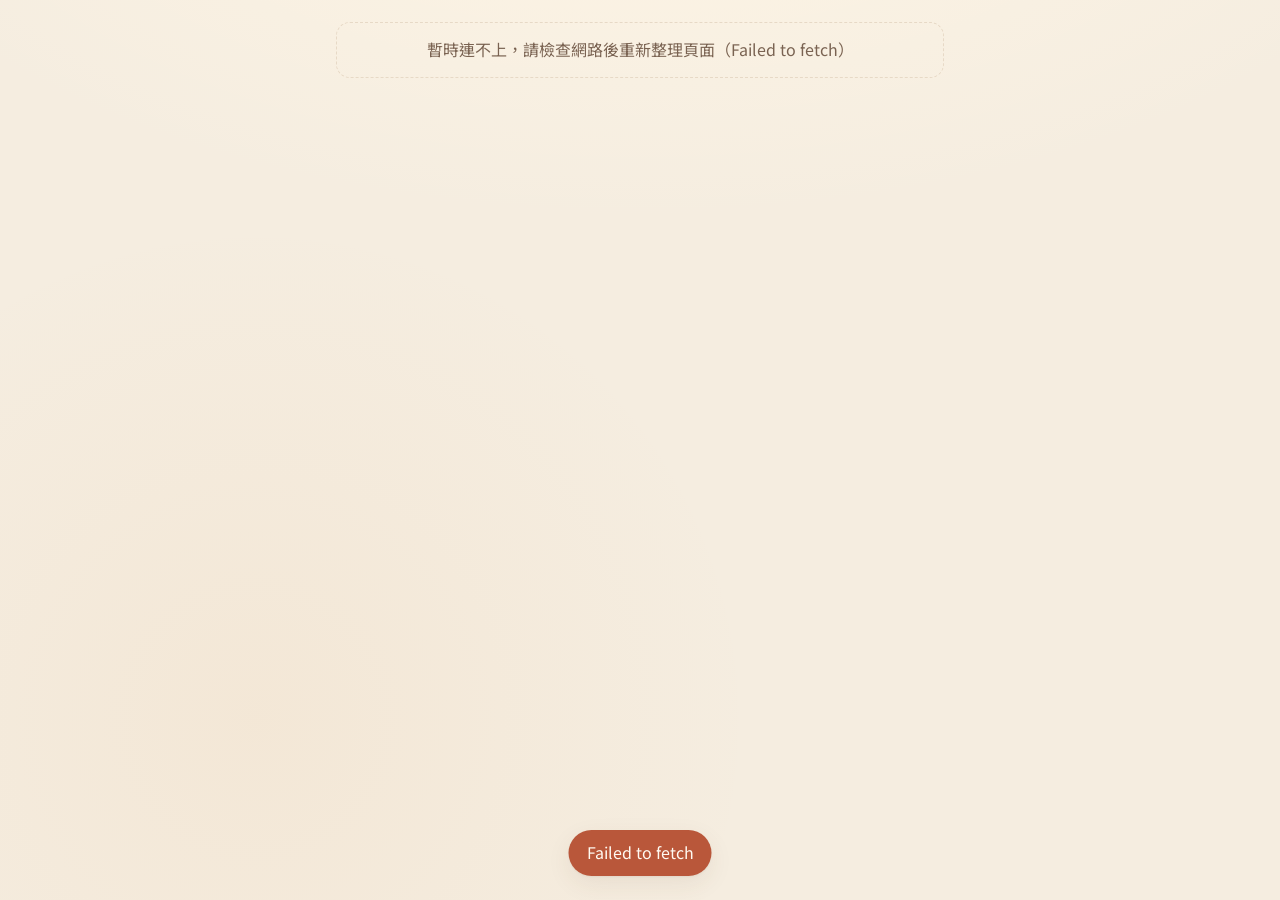
<file: index.html>
<!doctype html>
<html lang="zh-Hant-TW">
<head>
<meta charset="utf-8">
<meta name="viewport" content="width=device-width, initial-scale=1, viewport-fit=cover">
<title>啟發人生聚會</title>
<meta name="theme-color" content="#f5ede0">
<link rel="preconnect" href="https://fonts.googleapis.com">
<link rel="preconnect" href="https://fonts.gstatic.com" crossorigin>
<link href="https://fonts.googleapis.com/css2?family=LXGW+WenKai+TC:wght@400;700&family=Noto+Sans+TC:wght@400;600&display=swap" rel="stylesheet">
<link rel="stylesheet" href="assets/style.css?v=20261029b">
</head>
<body>
<main class="wrap" id="app"><p class="waiting">載入中<span class="dot-pulse"></span></p></main>
<script src="config.js?v=20261029b"></script>
<!-- 遊戲清單每週更新，避開瀏覽器 10 分鐘快取，每次都抓最新版 -->
<script>document.write('<script src="games/registry.js?t=' + Date.now() + '"><\/script>');</script>
<script src="assets/api.js?v=20261029b"></script>
<script src="assets/common.js?v=20261029b"></script>
<script>
(function () {
  var h = UI.h, app = document.getElementById('app');
  var ME_KEY = 'dinnertalk-me', TOKENS_KEY = 'dinnertalk-tokens';
  var S = { session: null, me: null, draft: {}, step: 0, view: 'loading', submitted: false };

  function store(key, val) {
    try { if (val === undefined) return JSON.parse(localStorage.getItem(key) || 'null'); localStorage.setItem(key, JSON.stringify(val)); } catch (e) { return null; }
  }
  function draftKey() { return 'dinnertalk-draft-' + S.session.id + '-' + S.me.id; }
  function saveDraft() { store(draftKey(), S.draft); }
  function questions() { return S.session.questions; }

  function render() {
    app.innerHTML = '';
    app.appendChild(UI.demoBanner(API.demo ? h('button.link', { onclick: function () { window.open('leader.html?demo', '_blank'); } }, '開啟組長後台') : null) || h('span'));
    var fn = { loading: viewLoading, none: viewNone, pick: viewPick, question: viewQuestion, done: viewDone }[S.view];
    app.appendChild(fn());
    var key = S.view + S.step;
    if (key !== render.last) window.scrollTo(0, 0);   // 只有換頁才捲回頂端，背景更新不打斷閱讀
    render.last = key;
  }

  function viewLoading() { return h('p.waiting', '載入中', h('span.dot-pulse')); }

  function viewNone() {
    return h('div', h('div.hero', UI.scene(), h('h1', '啟發人生聚會')),
      h('p.waiting', '目前沒有進行中的聚會，請稍候小組長開始', h('span.dot-pulse')));
  }

  function viewPick() {
    var s = S.session;
    var groups = [['組員', '小組成員'], ['新朋友', '新朋友']];
    return h('div',
      h('div.hero', UI.scene(), h('div.eyebrow', '啟發人生聚會'), h('h1', s.title), h('div.date', UI.fmtDate(s.date))),
      h('div.card',
        h('h2', '歡迎！請點你的名字'),
        groups.map(function (g) {
          var list = s.attendees.filter(function (a) { return (a.role === '新朋友') === (g[0] === '新朋友'); });
          if (!list.length) return null;
          return h('div.name-group', h('h3', g[1]), h('div.names', list.map(function (a) {
            var done = s.answeredIds.indexOf(a.id) >= 0;
            return h('button.name-btn', { onclick: function () { confirmMe(a); } }, a.name, done ? h('span.tick', '✓ 已作答') : null);
          })));
        }),
        s.attendees.length ? null : h('p.waiting', '小組長還沒設定今晚的出席名單，請稍候', h('span.dot-pulse')),
        h('p.hint', '名單上沒有你的名字？請告訴小組長。')));
  }

  function confirmMe(a) {
    var back = h('div.modal-back', { onclick: function (e) { if (e.target === back) back.remove(); } },
      h('div.modal',
        h('h2', '你是「' + a.name + '」嗎？'),
        h('div.btn-row', { style: 'justify-content:center;margin-top:14px' },
          h('button.btn.ghost', { onclick: function () { back.remove(); } }, '不是'),
          h('button.btn.amber', { onclick: function () { back.remove(); login(a); } }, '是我，開始'))));
    document.body.appendChild(back);
  }

  // 作答通行碼另外存，切換名字時不會遺失（同一支手機可能幫兩個人作答）
  function tokenKey() { return S.session.id + ':' + S.me.id; }
  function myToken() { return (store(TOKENS_KEY) || {})[tokenKey()] || ''; }
  function saveToken(t) { var all = store(TOKENS_KEY) || {}; all[tokenKey()] = t; store(TOKENS_KEY, all); }

  function login(a) {
    S.me = a;
    var token = myToken();
    store(ME_KEY, { sessionId: S.session.id, personId: a.id });
    if (!token) {
      // 這支手機沒作答過這個名字：不必問後端，直接判斷，省一趟往返
      if (S.session.answeredIds.indexOf(a.id) >= 0) {
        UI.toast('「' + a.name + '」已經有人作答了。如果是你本人，請用原本那支手機，或請小組長協助', true);
        return switchUser();
      }
      S.draft = store(draftKey()) || {}; S.submitted = false; S.step = 0; S.view = 'question';
      return render();
    }
    S.view = 'loading'; render();
    API.call('myAnswer', { sessionId: S.session.id, personId: a.id, token: token }).then(function (r) {
      if (r.taken) {
        UI.toast('「' + a.name + '」已經有人作答了。如果是你本人，請用原本那支手機，或請小組長協助', true);
        return switchUser();
      }
      var local = store(draftKey());
      S.draft = r.answers || local || {};
      S.submitted = !!r.answers;
      S.step = 0;
      S.view = r.answers ? 'done' : 'question';
      render();
    }).catch(fail);
  }

  function entry(q) {
    var e = S.draft[q.id];
    if (!e) e = S.draft[q.id] = { choices: [], other: '', note: '' };
    if (e.showOther === undefined) e.showOther = !!e.other;
    return e;
  }

  function viewQuestion() {
    var qs = questions(), q = qs[S.step], e = entry(q);
    var otherBox = h('textarea', { placeholder: '想怎麼說都可以…', maxLength: 300, value: e.other, oninput: function () { e.other = this.value; saveDraft(); } });
    var noteBox = h('textarea', { placeholder: '想多說一點的話，可以寫在這裡（選填）', maxLength: 500, value: e.note, oninput: function () { e.note = this.value; saveDraft(); } });
    var noteWrap = h('div' + (e.note || e.showNote ? '' : '.hidden'), h('label.field', h('span', '想多說一點'), noteBox));
    var otherWrap = h('div' + (e.showOther ? '' : '.hidden'), otherBox);
    var chips = h('div.chips');

    function drawChips() {
      chips.innerHTML = '';
      q.options.forEach(function (o) {
        var on = e.choices.indexOf(o) >= 0;
        chips.appendChild(h('button.chip' + (on ? '.on' : ''), { type: 'button', onclick: function () { toggle(o); } }, h('span.box', '✓'), h('span', o)));
      });
      chips.appendChild(h('button.chip.other' + (e.showOther ? '.on' : ''), { type: 'button', onclick: toggleOther }, h('span.box', '✓'), h('span', '其他，我想自己說…')));
    }
    function used() { return e.choices.length + (e.showOther ? 1 : 0); }
    function full() {
      if (q.max && used() >= q.max) { UI.toast('這題最多選 ' + q.max + ' 個，可以先取消一個'); return true; }
      return false;
    }
    function toggle(o) {
      var i = e.choices.indexOf(o);
      if (i >= 0) e.choices.splice(i, 1); else if (!full()) e.choices.push(o);
      saveDraft(); drawChips();
    }
    function toggleOther() {
      if (e.showOther) { e.showOther = false; e.other = ''; otherBox.value = ''; }
      else if (!full()) { e.showOther = true; setTimeout(function () { otherBox.focus(); }, 30); }
      otherWrap.classList.toggle('hidden', !e.showOther);
      saveDraft(); drawChips();
    }
    drawChips();

    var last = S.step === qs.length - 1;
    var isEmpty = function () { return !e.choices.length && !e.other.trim() && !e.note.trim(); };
    var nextBtn = h('button.btn.amber', { onclick: function () {
      if (last) return submit();
      S.step++; render();
    } }, last ? '送出' : '下一題');
    var publicCount = qs.filter(function (x) { return !x.leaderOnly; }).length;
    var num = q.leaderOnly ? '最後一題' : '第 ' + (S.step + 1) + ' 題 / 共 ' + publicCount + ' 題';

    return h('div',
      h('div.progress', qs.map(function (x, i) { return h('span' + (i === S.step ? '.on' : i < S.step ? '.done' : '')); })),
      h('div.card',
        h('div.q-num', num),
        h('h2.q-text', q.text),
        q.leaderOnly ? h('div.lock-note', '🔒 這題只有小組長看得到，不會公開') : h('p.hint', q.max ? '可以選 1～' + q.max + ' 個' : '可以複選'),
        chips, otherWrap,
        q.leaderOnly ? null : h('button.link' + (e.note || e.showNote ? '.hidden' : ''), { onclick: function () { e.showNote = true; this.classList.add('hidden'); noteWrap.classList.remove('hidden'); noteBox.focus(); } }, '＋ 想多說一點'),
        q.leaderOnly ? null : noteWrap),
      h('div.btn-row.spread',
        S.step > 0 ? h('button.btn.ghost', { onclick: function () { S.step--; render(); } }, '上一題') : h('button.btn.ghost', { onclick: switchUser }, '不是' + S.me.name + '？'),
        nextBtn),
      h('p.faint', { style: 'text-align:right' }, isEmpty() && !last ? '沒有想法也可以先跳過' : ''));
  }

  function submit() {
    var payload = {};
    questions().forEach(function (q) {
      var e = entry(q);
      payload[q.id] = { choices: e.choices, other: e.showOther ? e.other : '', note: e.note };
    });
    S.view = 'loading'; render();
    API.call('submit', { sessionId: S.session.id, personId: S.me.id, answers: payload, token: myToken() }).then(function (r) {
      saveToken(r.token);
      S.submitted = true; S.view = 'done';
      UI.toast('已送出，謝謝你的分享！');
      poller.seen(r.version);
      applySession(r.session);   // 送出時後端已附上最新資料
    }).catch(function (err) { S.view = 'question'; render(); UI.toast(err.message, true); });
  }

  function viewDone() {
    var s = S.session;
    var qs = s.questions.filter(function (q) { return !q.leaderOnly; });
    return h('div',
      h('div.hero', UI.scene(), h('div.eyebrow', s.title), h('h1', '謝謝你，' + S.me.name)),
      s.verse ? h('div.card.soft', h('div.verse', s.verse.replace(/（[^（）]*）$/, ''), h('small', (s.verse.match(/（([^（）]*)）$/) || [])[1] || ''))) : null,
      gameCard(s),
      h('h2', { style: 'margin-top:24px' }, '大家的分享'),
      h('p.hint', '小組長公開後，大家的回答會出現在這裡（不顯示姓名）。'),
      qs.map(function (q, i) {
        var res = s.results[q.id];
        return h('div.card', h('div.q-num', '第 ' + (i + 1) + ' 題'), h('h3', q.text),
          res ? UI.renderResult(q, res, { sort: true }) : h('p.waiting', '小組長還沒公開這一題'));
      }),
      h('div.btn-row', { style: 'justify-content:center;margin-top:8px' },
        h('button.btn.ghost', { onclick: function () { S.step = 0; S.view = 'question'; render(); } }, '修改我的回答'),
        h('button.link', { onclick: switchUser }, '我不是' + S.me.name)),
      h('p.footer', '已作答 ' + s.answeredIds.length + ' / ' + s.attendees.length + ' 人'));
  }

  // 這場聚會安排的小遊戲（每週不同，由組長在「準備聚會」選）
  function gameCard(s) {
    var g = window.gameById && gameById(s.game);
    if (!g) return null;
    return h('a.card', { href: 'games/' + g.id + '.html' + location.search, style: 'display:flex;gap:14px;align-items:center;text-decoration:none;color:inherit' },
      h('span', { style: 'font-size:2.2rem' }, g.emoji),
      h('span', h('b.hand', { style: 'font-size:1.2rem' }, '小遊戲：' + g.title), h('br'), h('span.hint', g.desc)),
      h('span', { style: 'margin-left:auto;color:var(--amber-deep);font-size:1.4rem' }, '›'));
  }

  function switchUser() {
    S.me = null; S.draft = {}; store(ME_KEY, null);
    S.view = 'pick'; render();
  }

  function fail(err) {
    UI.toast(err.message || '連線失敗', true);
    if (!S.session) {
      app.innerHTML = '';
      app.appendChild(h('p.waiting', '暫時連不上，請檢查網路後重新整理頁面（' + (err.message || '連線失敗') + '）'));
    }
  }

  // 背景更新：作答中不重畫畫面，以免打斷輸入
  function refresh() {
    return API.call('current').then(function (r) { applySession(r.session); return r.version; }).catch(fail);
  }

  function applySession(s) {
    var prev = S.session;
    S.session = s;
    if (!s) { S.view = 'none'; S.me = null; return render(); }
    if (!prev || prev.id !== s.id) {
      var saved = store(ME_KEY);
      var me = saved && saved.sessionId === s.id && s.attendees.filter(function (a) { return a.id === saved.personId; })[0];
      if (me) return login(me);
      S.me = null; S.view = 'pick'; return render();
    }
    if (S.me && !s.attendees.some(function (a) { return a.id === S.me.id; })) { S.me = null; S.view = 'pick'; return render(); }
    if (S.view === 'pick' || S.view === 'done' || S.view === 'none' || S.view === 'loading') render();
  }

  var poller = UI.poll(refresh, 5000);
})();
</script>
</body>
</html>
</file>
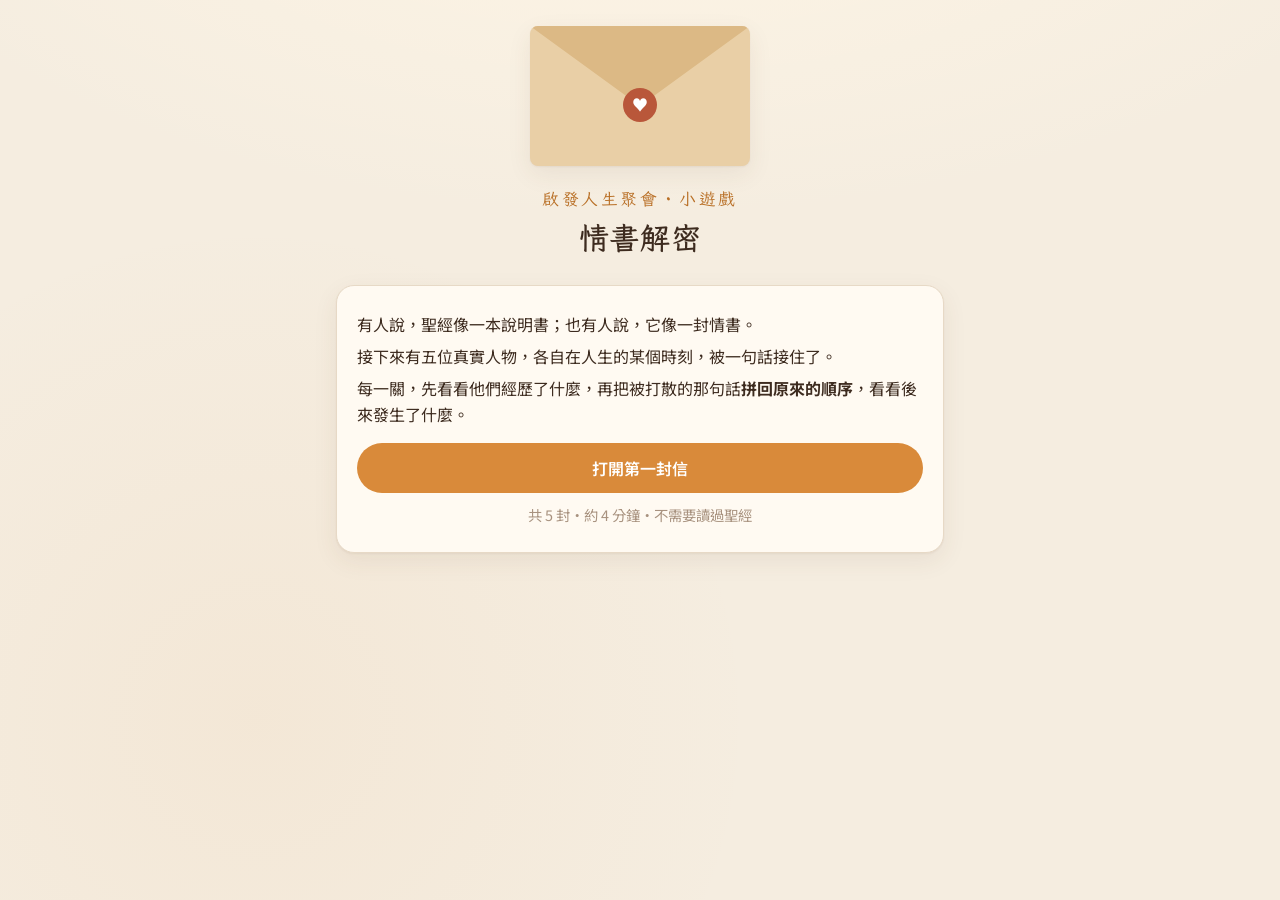
<file: games/love-letter.html>
<!doctype html>
<html lang="zh-Hant-TW">
<head>
<meta charset="utf-8">
<meta name="viewport" content="width=device-width, initial-scale=1, viewport-fit=cover">
<title>情書解密</title>
<meta name="theme-color" content="#f5ede0">
<link rel="preconnect" href="https://fonts.googleapis.com">
<link rel="preconnect" href="https://fonts.gstatic.com" crossorigin>
<link href="https://fonts.googleapis.com/css2?family=LXGW+WenKai+TC:wght@400;700&family=Noto+Sans+TC:wght@400;600&display=swap" rel="stylesheet">
<link rel="stylesheet" href="../assets/style.css?v=20261030a">
<style>
  .wrap { padding-top: 12px; }
  .top { display: flex; align-items: center; justify-content: space-between; gap: 10px; margin-bottom: 4px; }
  .env-row { display: flex; gap: 6px; font-size: 1.3rem; }
  .env-row span { opacity: .3; transition: opacity .3s; }
  .env-row span.done { opacity: 1; }
  .env-row span.now { opacity: .8; }
  .count { font-size: .9rem; color: var(--ink-soft); }

  .story p { font-size: 1.05rem; }
  .who { display: inline-block; font-size: .85rem; background: var(--amber-soft); color: var(--amber-deep); border-radius: 999px; padding: .1em .8em; font-weight: 600; margin-bottom: 6px; }
  .feel { display: grid; gap: 8px; margin-top: 10px; }
  .feel button { text-align: left; border: 1.5px solid var(--line); background: var(--paper); border-radius: 14px; padding: 11px 14px; font-size: 1rem; }
  .feel button:hover { border-color: var(--amber); }
  .feel-note { margin-top: 10px; font-size: .95rem; color: var(--ink-soft); }

  /* 拼句子 */
  .slots { min-height: 120px; background: #fffdf8; border: 1.5px dashed #e3cfae; border-radius: 14px; padding: 12px; font-family: var(--font-hand); font-size: 1.2rem; line-height: 1.9; }
  .slots .ph { color: var(--ink-faint); font-family: var(--font-body); font-size: .95rem; }
  .slots .got { color: var(--wood-dark); animation: pop .3s ease; }
  @keyframes pop { from { opacity: 0; } to { opacity: 1; } }
  .pieces { display: flex; flex-wrap: wrap; gap: 8px; margin: 14px 0 6px; }
  .piece { border: 1.5px solid #e6c79a; background: #fff6e8; border-radius: 12px; padding: 8px 12px; font-family: var(--font-hand); font-size: 1.1rem; transition: transform .1s; }
  .piece:active { transform: scale(.96); }
  .piece.used { visibility: hidden; }
  .piece.shake { animation: shake .35s; border-color: var(--terracotta); }
  @keyframes shake { 0%, 100% { transform: translateX(0); } 25% { transform: translateX(-5px); } 75% { transform: translateX(5px); } }
  .tools { display: flex; justify-content: space-between; align-items: center; }

  /* 信封 */
  .envelope { position: relative; width: 220px; height: 140px; margin: 10px auto 20px; perspective: 600px; }
  .envelope .body { position: absolute; inset: 0; background: #e9cfa6; border-radius: 8px; box-shadow: var(--shadow); }
  .envelope .flap { position: absolute; left: 0; right: 0; top: 0; height: 80px; background: #dcb985; clip-path: polygon(0 0, 100% 0, 50% 100%); transform-origin: top; transition: transform .6s ease; border-radius: 8px 8px 0 0; }
  .envelope .seal { position: absolute; left: 50%; top: 62px; width: 34px; height: 34px; margin-left: -17px; border-radius: 50%; background: var(--terracotta); color: #fff; display: grid; place-items: center; font-size: 1rem; transition: opacity .3s; }
  .envelope.open .flap { transform: rotateX(180deg); }
  .envelope.open .seal { opacity: 0; }
  .letter { background: #fffdf6; border: 1px solid #ecdcc2; border-radius: 6px; padding: 22px 20px; box-shadow: var(--shadow); background-image: repeating-linear-gradient(transparent, transparent 31px, #f1e6d3 32px); animation: rise .6s ease; }
  @keyframes rise { from { opacity: 0; transform: translateY(16px); } to { opacity: 1; transform: none; } }
  .letter .text { font-family: var(--font-hand); font-size: 1.25rem; line-height: 32px; color: var(--wood-dark); }
  .letter .ref { text-align: right; color: var(--ink-soft); font-size: .9rem; margin-top: 8px; }
  .after { margin-top: 14px; }
  .after p { font-size: 1.02rem; }

  .reflect { padding-left: 1.2em; margin: 8px 0; }
  .reflect li { margin: 6px 0; }
  details.verse-item { border-bottom: 1px solid var(--line); padding: 8px 0; }
  details.verse-item summary { cursor: pointer; font-weight: 600; }
  details.verse-item p { font-family: var(--font-hand); font-size: 1.1rem; color: var(--wood-dark); margin: 6px 0 0; }
  .fade { animation: fade .35s ease; }
  @keyframes fade { from { opacity: 0; transform: translateY(8px); } to { opacity: 1; transform: none; } }
  @media (prefers-reduced-motion: reduce) { .fade, .letter, .slots .got { animation: none; } .envelope .flap { transition: none; } }
</style>
</head>
<body>
<main class="wrap" id="app"></main>
<script>
(function () {
  var app = document.getElementById('app');

  // 五個人、五句話。故事取自啟發課程第 6 集影片，經文依和合本
  var LEVELS = [
    {
      who: '一個恨透父親的年輕人',
      story: ['父親好賭，借了很多高利貸，討債的人常常上門騷擾。這個年輕人恨透了父親，甚至曾經拿著斧頭，要問父親是哪一隻手賭的錢。',
        '後來和媽媽也鬧翻了，一氣之下離家出走，覺得未來一片黑暗。'],
      ask: '如果你是這個年輕人，心裡最需要的是什麼？',
      feel: ['有人懂我的痛', '一個重新開始的機會', '我不知道，只覺得很黑暗'],
      lead: '在新城市工作時，同事把一整本聖經借給這個年輕人。讀到馬太福音第五章時，有一句話「像針一樣紮進心裡」——',
      pieces: ['只是我告訴你們，', '要愛你們的仇敵，', '為那逼迫你們的', '禱告。'],
      ref: '馬太福音 5:44',
      after: ['這句話像一盞燈，照亮了原本看不到希望的未來。', '後來，這個年輕人流著淚向父親道歉，請求父親原諒。現在最珍惜的，就是和父母一起相處的時間。']
    },
    {
      who: '一個小學生（舞者廖智）',
      story: ['還在讀小學的時候，廖智在一本雜誌上偶然讀到一段描寫「愛」的文字，最後寫著：摘自《聖經》。',
        '那時她年紀還小，卻被這段話描述的愛深深吸引。'],
      ask: '你小時候有沒有讀過一句話，到現在都還記得？',
      feel: ['有！到現在還記得', '好像有，想不太起來', '沒有特別的'],
      lead: '吸引她的那段話是這樣寫的——',
      pieces: ['愛是恆久忍耐，', '又有恩慈；', '愛是不嫉妒；', '愛是不自誇，', '不張狂。'],
      ref: '哥林多前書 13:4',
      after: ['她跑去書店找這本書，找了很多年都沒找到。直到長大後、地震的那一年，有人送了她一本聖經。',
        '她興奮得天天讀，晚上還躲在被子裡打著手電筒讀，很快就把整本新約讀完了。']
    },
    {
      who: '一個在人生谷底的人',
      story: ['父親剛過世沒多久，婚姻也出了狀況、離婚了，孩子判給了對方。',
        '在最低谷、最迷茫的時候，腦中一直在想：人活著的意義，究竟在哪裡？'],
      ask: '在最迷茫的時候，你會想找什麼？',
      feel: ['一個答案', '一點安靜', '一個可以回去的家'],
      lead: '一位老師帶這位朋友去參加啟發課程。茶几上有一本書，翻開剛好是馬太福音第六章——',
      pieces: ['我們', '在天上的父：', '願人都尊', '你的名為聖。'],
      ref: '馬太福音 6:9',
      after: ['讀完的那一刻，整個人的心全然打開，「好像有一股清泉從頭到尾澆灌我」，覺得終於找到人生要找的答案。',
        '三個月後讀完整本聖經，同樣的街道、同樣的人群，看起來卻都不一樣了。和孩子的關係，也慢慢恢復了。']
    },
    {
      who: '一位在病房裡的癌症病人',
      story: ['從小對自己要求很高，相信這個世界上誰都靠不住，唯一能靠的就是自己。',
        '47 歲那年，確診淋巴癌，最大的兩顆腫瘤像拳頭一樣大。最虛弱的時候，連一件衣服都拿不起來。'],
      ask: '如果什麼都靠不了的時候，你會向誰求救？',
      feel: ['家人朋友', '醫生', '不知道……'],
      lead: '在移植病房裡快撐不下去時，心裡只喊著：「上帝救我！」恍惚中，看見有人抱起自己，走出黑暗的山，來到一片青草地和清澈的河邊。出院後翻開聖經，讀到了詩篇第二十三篇——',
      pieces: ['耶和華是我的牧者，', '我必不致缺乏。', '他使我躺臥', '在青草地上，', '領我在可安歇的水邊。'],
      ref: '詩篇 23:1–2',
      after: ['「跟我經歷的一模一樣。」讀到的那一刻，當場淚流滿面。',
        '從瀕臨死亡到康復，這段經文一直是安慰和幫助，也明白了：原來可以不必再只靠自己。']
    },
    {
      who: '一位剛出社會的設計師',
      story: ['剛出社會，在一間公司當平面設計師。身邊都是很優秀的設計師，作品常常不被看好，還經常被老闆罵。',
        '那段時間很灰心，覺得自己一點價值都沒有。'],
      ask: '你曾經覺得自己不夠好嗎？',
      feel: ['常常', '偶爾', '很少'],
      lead: '那時候，讀到了羅馬書第八章——',
      pieces: ['誰能使我們', '與基督的愛', '隔絕呢？', '難道是患難嗎？', '是困苦嗎？'],
      ref: '羅馬書 8:35',
      after: ['這句話提醒了這位設計師：自己的價值，不是來自能力和表現，而是來自上帝無條件的愛。',
        '後來作品在網路上被很多人稱讚、轉載，又讀到另一句話：「不是倚靠勢力，不是倚靠才能，乃是倚靠我的靈方能成事。」於是學會了謙卑。無論在高山或低谷，聖經都在對這位設計師說話。']
    }
  ];

  var S = { i: 0, next: 0, order: [] };

  function $(id) { return document.getElementById(id); }
  function show(html) { app.innerHTML = '<div class="fade">' + html + '</div>'; window.scrollTo(0, 0); }
  function top() {
    return '<div class="top"><div class="env-row">' + LEVELS.map(function (L, k) {
      return '<span class="' + (k < S.i ? 'done' : k === S.i ? 'now' : '') + '">' + (k < S.i ? '💌' : '✉️') + '</span>';
    }).join('') + '</div><span class="count">第 ' + (S.i + 1) + ' / ' + LEVELS.length + ' 封</span></div>';
  }
  function shuffled(n) {
    var a, ok;
    do {
      a = []; for (var k = 0; k < n; k++) a.push(k);
      for (k = n - 1; k > 0; k--) { var j = Math.floor(Math.random() * (k + 1)), t = a[k]; a[k] = a[j]; a[j] = t; }
      ok = a.some(function (v, idx) { return v !== idx; });
    } while (!ok);
    return a;
  }

  function intro() {
    show(
      '<div class="hero"><div class="envelope" style="margin-top:6px"><div class="body"></div><div class="flap"></div><div class="seal">♥</div></div>' +
      '<div class="eyebrow">啟發人生聚會・小遊戲</div><h1>情書解密</h1></div>' +
      '<div class="card">' +
      '<p>有人說，聖經像一本說明書；也有人說，它像一封情書。</p>' +
      '<p>接下來有五位真實人物，各自在人生的某個時刻，被一句話接住了。</p>' +
      '<p>每一關，先看看他們經歷了什麼，再把被打散的那句話<b>拼回原來的順序</b>，看看後來發生了什麼。</p>' +
      '<button class="btn amber block" id="go" style="margin-top:10px">打開第一封信</button>' +
      '<p class="faint" style="text-align:center;margin-top:10px">共 5 封・約 4 分鐘・不需要讀過聖經</p></div>');
    $('go').onclick = function () { S.i = 0; story(); };
  }

  function story() {
    var L = LEVELS[S.i];
    show(top() +
      '<div class="card story"><span class="who">' + L.who + '</span>' +
      L.story.map(function (p) { return '<p>' + p + '</p>'; }).join('') +
      '<h3 style="margin-top:14px">' + L.ask + '</h3>' +
      '<div class="feel">' + L.feel.map(function (f, k) { return '<button data-k="' + k + '">' + f + '</button>'; }).join('') + '</div>' +
      '<p class="feel-note">沒有標準答案，選一個最接近你的感覺。</p></div>');
    Array.prototype.forEach.call(document.querySelectorAll('.feel button'), function (b) {
      b.onclick = function () { puzzle(); };
    });
  }

  function puzzle() {
    var L = LEVELS[S.i];
    S.next = 0; S.order = shuffled(L.pieces.length);
    show(top() +
      '<div class="card"><p>' + L.lead + '</p>' +
      '<div class="slots" id="slots"><span class="ph">依照順序點下面的句子，把這句話拼回來</span></div>' +
      '<div class="pieces" id="pieces">' + S.order.map(function (k) {
        return '<button class="piece" data-k="' + k + '">' + L.pieces[k] + '</button>';
      }).join('') + '</div>' +
      '<div class="tools"><span class="faint" id="tip"></span><button class="link" id="hint">給我一點提示</button></div></div>');
    Array.prototype.forEach.call(document.querySelectorAll('.piece'), function (b) {
      b.onclick = function () { tap(b); };
    });
    $('hint').onclick = function () {
      var b = document.querySelector('.piece[data-k="' + S.next + '"]');
      if (b) { b.style.borderColor = 'var(--olive)'; b.style.background = 'var(--olive-soft)'; }
      $('tip').textContent = '下一段是綠色的那塊';
    };
  }

  function tap(b) {
    var L = LEVELS[S.i], k = +b.getAttribute('data-k');
    if (k !== S.next) {
      b.classList.remove('shake'); void b.offsetWidth; b.classList.add('shake');
      $('tip').textContent = '再想想，哪一段應該接在前面？';
      return;
    }
    var slots = $('slots');
    if (S.next === 0) slots.innerHTML = '';
    var span = document.createElement('span'); span.className = 'got'; span.textContent = L.pieces[k];
    slots.appendChild(span);
    b.classList.add('used');
    $('tip').textContent = '';
    S.next++;
    if (S.next === L.pieces.length) setTimeout(reveal, 450);
  }

  function reveal() {
    var L = LEVELS[S.i], last = S.i === LEVELS.length - 1;
    show(top() +
      '<div class="envelope" id="env"><div class="body"></div><div class="flap"></div><div class="seal">♥</div></div>' +
      '<div id="paper" style="display:none">' +
      '<div class="letter"><div class="text">「' + L.pieces.join('') + '」</div><div class="ref">' + L.ref + '</div></div>' +
      '<div class="card after"><span class="who">後來</span>' + L.after.map(function (p) { return '<p>' + p + '</p>'; }).join('') + '</div>' +
      '<button class="btn amber block" id="next">' + (last ? '看看這五封信' : '打開下一封信') + '</button></div>');
    setTimeout(function () { $('env').classList.add('open'); }, 150);
    setTimeout(function () { $('env').style.display = 'none'; $('paper').style.display = 'block'; }, 900);
    $('next').onclick = function () {
      if (last) { S.i = LEVELS.length; finish(); } else { S.i++; story(); }
    };
  }

  function finish() {
    show(
      '<div class="hero"><div class="env-row" style="justify-content:center;font-size:1.8rem">💌💌💌💌💌</div>' +
      '<h1 style="margin-top:8px">五封信都打開了</h1></div>' +
      '<div class="card"><p>這五個人，在人生不同的時刻，都被一句話接住了：在恨裡、在好奇裡、在谷底、在病床上、在挫折裡。</p>' +
      '<p>影片說，聖經是上帝對人說的話。你會想讀讀看其中哪一段嗎？</p>' +
      LEVELS.map(function (L) {
        return '<details class="verse-item"><summary>' + L.ref + '</summary><p>「' + L.pieces.join('') + '」</p></details>';
      }).join('') + '</div>' +
      '<div class="card"><h3>聊聊看</h3><ul class="reflect">' +
      '<li>五個故事裡，哪一個最讓你有感覺？為什麼？</li>' +
      '<li>有沒有一句話（不一定是聖經）在你低潮的時候幫助過你？</li>' +
      '<li>你對聖經的第一印象是什麼？像說明書、情書、家書，還是別的？</li></ul></div>' +
      '<div class="card soft"><h3>如果想試著讀讀看</h3>' +
      '<p><b>1. 找一個固定的時間和地點</b>：早餐前十分鐘、睡前，或通勤時聽有聲聖經都可以。</p>' +
      '<p><b>2. 認識不同的文體</b>：聖經裡有歷史、詩歌、書信、預言，用不同的方式讀，會更容易懂。</p>' +
      '<p><b>3. 讀之前先禱告</b>：可以問上帝：「你想透過這段話對我說什麼？」</p>' +
      '<p class="faint">新朋友可以從馬太福音或馬可福音開始，讀讀耶穌的故事。</p></div>' +
      '<div class="btn-row" style="justify-content:center;margin-top:12px">' +
      '<button class="btn ghost" id="again">再玩一次</button><a class="btn" href="../' + location.search + '">回到聚會頁</a></div>');
    $('again').onclick = intro;
  }

  intro();
})();
</script>
</body>
</html>
</file>
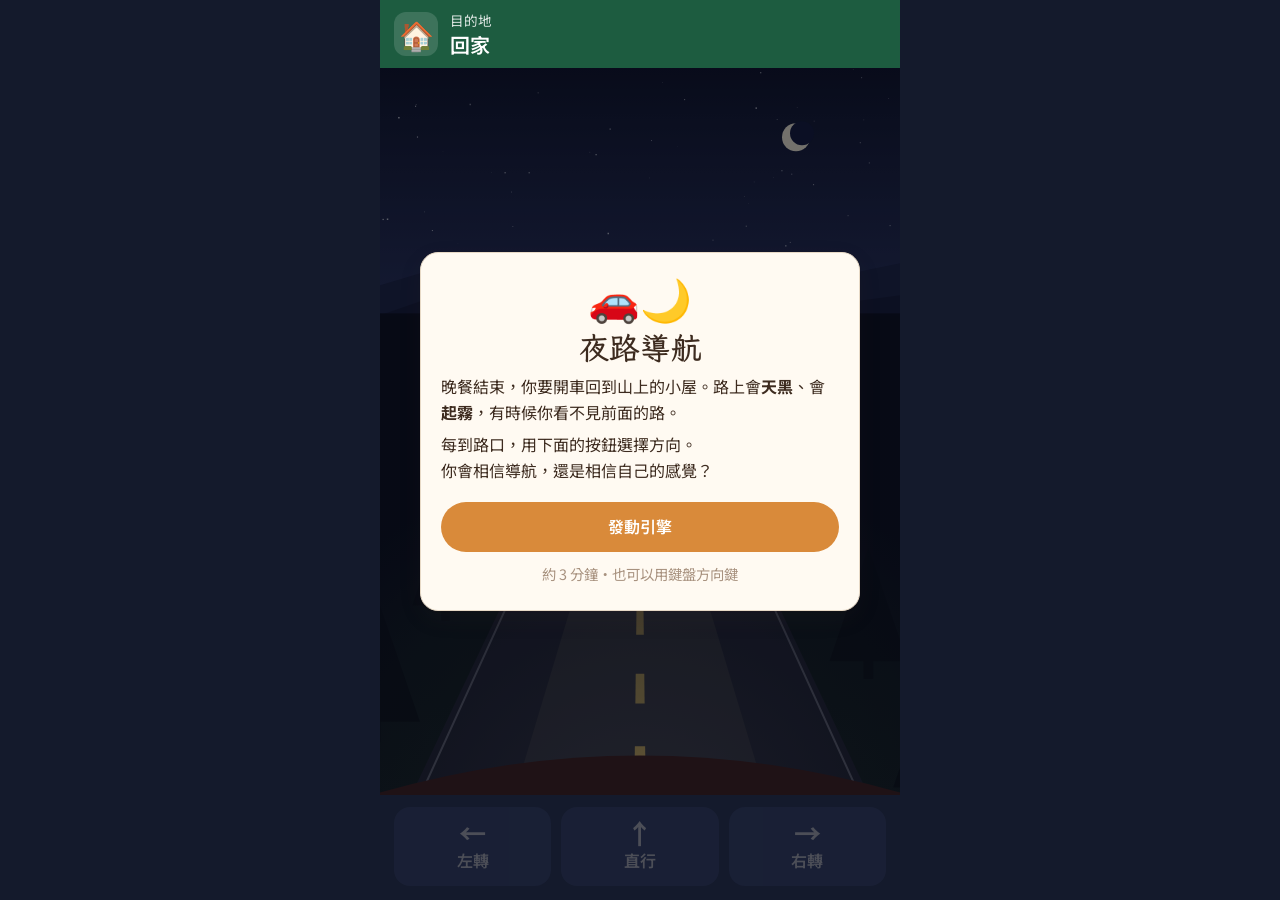
<file: games/night-drive.html>
<!doctype html>
<html lang="zh-Hant-TW">
<head>
<meta charset="utf-8">
<meta name="viewport" content="width=device-width, initial-scale=1, viewport-fit=cover, user-scalable=no">
<title>夜路導航</title>
<meta name="theme-color" content="#141a2c">
<link rel="preconnect" href="https://fonts.googleapis.com">
<link rel="preconnect" href="https://fonts.gstatic.com" crossorigin>
<link href="https://fonts.googleapis.com/css2?family=LXGW+WenKai+TC:wght@400;700&family=Noto+Sans+TC:wght@400;600&display=swap" rel="stylesheet">
<link rel="stylesheet" href="../assets/style.css?v=20261029b">
<style>
  html, body { height: 100%; }
  body { background: #141a2c; overflow: hidden; overscroll-behavior: none; -webkit-user-select: none; user-select: none; }
  .game { position: relative; max-width: 520px; margin: 0 auto; height: 100vh; height: 100dvh; display: flex; flex-direction: column; background: #0e1220; }
  .navbar {
    display: flex; align-items: center; gap: 12px; padding: 10px 14px; padding-top: calc(10px + env(safe-area-inset-top));
    background: #1d5c40; color: #fff; min-height: 64px;
  }
  .navbar .arrow { flex: 0 0 44px; height: 44px; border-radius: 12px; background: rgba(255,255,255,.14); display: grid; place-items: center; font-size: 28px; font-weight: 700; }
  .navbar .dist { font-size: .85rem; opacity: .85; }
  .navbar .instr { font-size: 1.25rem; font-weight: 600; line-height: 1.3; }
  .navbar .lvl { margin-left: auto; font-size: .8rem; opacity: .8; text-align: right; white-space: nowrap; }
  .navbar.reroute { background: #8a3b26; }
  .voice { position: absolute; left: 12px; right: 12px; top: calc(78px + env(safe-area-inset-top)); z-index: 2; text-align: center; pointer-events: none; }
  .voice span { display: inline-block; background: rgba(14,18,32,.72); color: #f7e2c4; padding: .3em .9em; border-radius: 999px; font-size: .92rem; opacity: 0; transition: opacity .3s; }
  .voice span.show { opacity: 1; }
  .stage { position: relative; flex: 1; min-height: 0; }
  canvas { position: absolute; inset: 0; width: 100%; height: 100%; display: block; }
  .controls { display: grid; grid-template-columns: repeat(3, 1fr); gap: 10px; padding: 12px 14px; padding-bottom: calc(14px + env(safe-area-inset-bottom)); background: #141a2c; }
  .dir {
    border: 0; border-radius: 16px; padding: 12px 4px; background: #2a3150; color: #f3ead9;
    font-size: 1rem; font-weight: 600; display: flex; flex-direction: column; align-items: center; gap: 2px;
    transition: background .15s, transform .08s, opacity .2s;
  }
  .dir b { font-size: 1.7rem; line-height: 1; }
  .dir:active { transform: scale(.96); }
  .dir.on { background: var(--amber); color: #fff; }
  .dir:disabled { opacity: .25; }
  .overlay { position: absolute; inset: 0; z-index: 5; display: flex; align-items: center; justify-content: center; padding: 16px; background: rgba(10,13,26,.55); overflow-y: auto; }
  .overlay .card { margin: auto; width: 100%; max-width: 440px; }
  .overlay.clear { background: transparent; align-items: flex-end; pointer-events: none; }
  .overlay.clear .card { pointer-events: auto; margin: 0 0 8px; }
  .big-emoji { font-size: 2.6rem; text-align: center; line-height: 1.2; }
  .stat { display: grid; grid-template-columns: 1fr 1fr; gap: 10px; margin: 12px 0; }
  .stat div { background: var(--paper-2); border-radius: 14px; padding: 10px; text-align: center; }
  .stat b { display: block; font-family: var(--font-hand); font-size: 2rem; color: var(--wood-dark); line-height: 1.2; }
  .reflect { padding-left: 1.2em; margin: 8px 0; }
  .reflect li { margin: 6px 0; }
  .hidden { display: none !important; }
</style>
</head>
<body>
<div class="game">
  <div class="navbar" id="navbar">
    <div class="arrow" id="navArrow">↑</div>
    <div><div class="dist" id="navDist">導航</div><div class="instr" id="navText">準備出發</div></div>
    <div class="lvl" id="navLvl"></div>
  </div>
  <div class="stage" id="stage">
    <canvas id="cv"></canvas>
    <div class="voice"><span id="voice"></span></div>
    <div class="overlay" id="overlay"></div>
  </div>
  <div class="controls" id="controls">
    <button class="dir" data-d="L"><b>←</b>左轉</button>
    <button class="dir" data-d="S"><b>↑</b>直行</button>
    <button class="dir" data-d="R"><b>→</b>右轉</button>
  </div>
</div>
<script>
(function () {
  var DIRS = { L: { label: '左轉', icon: '←', dx: -1 }, S: { label: '直行', icon: '↑', dx: 0 }, R: { label: '右轉', icon: '→', dx: 1 } };

  // 關卡：opts＝路口有哪些方向，ok＝導航指示的正確方向，fake＝看起來比較好走的陷阱
  var LEVELS = [
    {
      name: '第 1 關・黃昏', mode: 'day', emoji: '🌇',
      intro: '天還亮著，看得清楚路。先跟著導航開一段，熟悉一下操作。',
      junctions: [
        { opts: 'LR', ok: 'R', say: '導航：前方路口右轉。' },
        { opts: 'SR', ok: 'S' },
        { opts: 'LS', ok: 'L', say: '眼睛看得見的時候，相信導航很容易。' }
      ]
    },
    {
      name: '第 2 關・入夜', mode: 'dark', emoji: '🌙',
      intro: '天黑了，山路沒有路燈，車燈只照得到眼前一小段。你看不見前面的路，只能選擇相信導航。',
      junctions: [
        { opts: 'LSR', ok: 'L', say: '看不見也沒關係，導航看得見整條路。' },
        { opts: 'LR', ok: 'R' },
        { opts: 'SR', ok: 'R', say: '導航：繼續跟著我。' },
        { opts: 'LS', ok: 'S' }
      ]
    },
    {
      name: '第 3 關・起霧', mode: 'fog', emoji: '🌫️',
      intro: '起霧了。路邊開始出現看起來更好走、更亮的路，還有寫著「捷徑」的牌子……你會跟著感覺，還是跟著導航？',
      junctions: [
        { opts: 'LS', ok: 'S', fake: 'L', sign: '捷徑・省 5 分鐘', trap: '那條「捷徑」在霧裡看起來很好走，其實是一條斷掉的舊路。' },
        { opts: 'SR', ok: 'R', fake: 'S', sign: '這條比較亮', trap: '亮亮的那條路，原來是工地的探照燈，前面是施工的大洞。' },
        { opts: 'LR', ok: 'L', fake: 'R', sign: '大家都走這裡', trap: '很多人走過的路，不一定通到家。前面是一片懸崖。', say: '導航：感覺會變，路線不會變。' },
        { opts: 'LSR', ok: 'R', fake: 'S', sign: '觀景台 →', trap: '觀景台很美，但它是條死路，回不了家。' }
      ]
    }
  ];

  var cv = document.getElementById('cv'), ctx = cv.getContext('2d');
  var overlay = document.getElementById('overlay');
  var navbar = document.getElementById('navbar'), navArrow = document.getElementById('navArrow'), navDist = document.getElementById('navDist'), navText = document.getElementById('navText'), navLvl = document.getElementById('navLvl');
  var voiceEl = document.getElementById('voice');
  var buttons = Array.prototype.slice.call(document.querySelectorAll('.dir'));
  var W = 0, H = 0, DPR = 1;

  var S = {
    level: 0, j: 0, phase: 'menu', p: 0, choice: null, missHere: false, q: 0, fade: 0,
    trust: 0, feel: 0, levelStats: [], scroll: 0, door: 0
  };

  function resize() {
    var r = cv.parentNode.getBoundingClientRect();
    DPR = Math.min(window.devicePixelRatio || 1, 2);
    W = r.width; H = r.height;
    cv.width = Math.round(W * DPR); cv.height = Math.round(H * DPR);
    ctx.setTransform(DPR, 0, 0, DPR, 0, 0);
  }
  window.addEventListener('resize', resize);

  /* ---------- 小工具 ---------- */
  function el(html) { var d = document.createElement('div'); d.innerHTML = html.trim(); return d.firstChild; }
  function showOverlay(html, clear) {
    overlay.innerHTML = html;
    overlay.classList.toggle('clear', !!clear);
    overlay.classList.remove('hidden');
  }
  function hideOverlay() { overlay.classList.add('hidden'); overlay.innerHTML = ''; }
  var voiceTimer;
  function say(text, ms) {
    if (!text) return;
    voiceEl.textContent = text; voiceEl.classList.add('show');
    clearTimeout(voiceTimer);
    voiceTimer = setTimeout(function () { voiceEl.classList.remove('show'); }, ms || 2600);
  }
  function buzz(ms) { if (navigator.vibrate) try { navigator.vibrate(ms); } catch (e) { /* 不支援就算了 */ } }
  function J() { return LEVELS[S.level].junctions[S.j]; }
  function mode() { return LEVELS[S.level].mode; }

  // 固定位置的星星
  var stars = [];
  for (var i = 0; i < 60; i++) stars.push([Math.random(), Math.random(), Math.random() * 1.2 + .3]);

  /* ---------- 導航列與按鈕 ---------- */
  function updateNav() {
    if (S.phase === 'crash') return;   // 保留「重新規劃」畫面
    var jn = J();
    navbar.classList.remove('reroute');
    navLvl.innerHTML = LEVELS[S.level].name + '<br>路口 ' + (S.j + 1) + ' / ' + LEVELS[S.level].junctions.length;
    navArrow.textContent = DIRS[jn.ok].icon;
    if (S.phase === 'wait') { navDist.textContent = '就在這裡'; navText.textContent = '請' + DIRS[jn.ok].label; }
    else {
      var m = Math.max(10, Math.round((1 - S.p) * 30) * 10);
      navDist.textContent = m + ' 公尺後';
      navText.textContent = DIRS[jn.ok].label;
    }
    buttons.forEach(function (b) {
      var d = b.getAttribute('data-d');
      b.disabled = jn.opts.indexOf(d) < 0 || !(S.phase === 'approach' || S.phase === 'wait');
      b.classList.toggle('on', S.choice === d);
    });
  }
  function rerouteNav() {
    navbar.classList.add('reroute');
    navArrow.textContent = '↻';
    navDist.textContent = '已偏離路線';
    navText.textContent = '正在重新規劃…';
    buttons.forEach(function (b) { b.disabled = true; b.classList.remove('on'); });
  }

  function choose(d) {
    if (!(S.phase === 'approach' || S.phase === 'wait')) return;
    if (J().opts.indexOf(d) < 0) return;
    S.choice = d;
    if (S.phase === 'wait') resolve();
    updateNav();
  }
  buttons.forEach(function (b) { b.addEventListener('click', function () { choose(b.getAttribute('data-d')); }); });
  window.addEventListener('keydown', function (e) {
    var map = { ArrowLeft: 'L', ArrowUp: 'S', ArrowRight: 'R' };
    if (map[e.key]) { e.preventDefault(); choose(map[e.key]); }
  });

  /* ---------- 流程 ---------- */
  function menu() {
    S.phase = 'menu';
    navLvl.textContent = ''; navArrow.textContent = '🏠'; navDist.textContent = '目的地'; navText.textContent = '回家';
    buttons.forEach(function (b) { b.disabled = true; b.classList.remove('on'); });
    showOverlay(
      '<div class="card">' +
      '<div class="big-emoji">🚗🌙</div>' +
      '<h1 style="text-align:center">夜路導航</h1>' +
      '<p>晚餐結束，你要開車回到山上的小屋。路上會<b>天黑</b>、會<b>起霧</b>，有時候你看不見前面的路。</p>' +
      '<p>每到路口，用下面的按鈕選擇方向。<br>你會相信導航，還是相信自己的感覺？</p>' +
      '<button class="btn amber block" id="go" style="margin-top:12px">發動引擎</button>' +
      '<p class="faint" style="text-align:center;margin-top:10px">約 3 分鐘・也可以用鍵盤方向鍵</p>' +
      '</div>');
    document.getElementById('go').onclick = function () { S.level = 0; S.trust = 0; S.feel = 0; S.levelStats = []; levelIntro(); };
  }

  function levelIntro() {
    var L = LEVELS[S.level];
    S.phase = 'intro'; S.j = 0; S.p = 0; S.choice = null;
    S.levelStats[S.level] = { trust: 0, feel: 0 };
    showOverlay('<div class="card" style="text-align:center">' +
      '<div class="big-emoji">' + L.emoji + '</div><h2>' + L.name + '</h2><p style="text-align:left">' + L.intro + '</p>' +
      '<button class="btn amber block" id="go" style="margin-top:12px">出發</button></div>');
    document.getElementById('go').onclick = function () { hideOverlay(); startJunction(); };
  }

  function startJunction() {
    S.phase = 'approach'; S.p = 0; S.choice = null; S.missHere = false; S.fade = 1;
    updateNav();
    say(J().say, 3000);
  }

  function resolve() {
    var jn = J();
    if (S.choice === jn.ok) {
      if (!S.missHere) { S.trust++; S.levelStats[S.level].trust++; }
      S.phase = 'turn'; S.q = 0;
      updateNav();
      return;
    }
    // 走錯了
    S.feel++; S.levelStats[S.level].feel++; S.missHere = true;
    S.phase = 'crash';
    buzz([60, 40, 120]);
    rerouteNav();
    var m = mode();
    var msg = S.choice === jn.fake && jn.trap ? jn.trap
      : m === 'day' ? '這條路走不通，前面是死巷。還好天還亮，看得清楚。'
      : '黑暗中什麼都看不清楚——前面是斷崖！還好及時煞車。';
    showOverlay('<div class="card" style="text-align:center">' +
      '<div class="big-emoji">⚠️</div><h2>道路中斷</h2><p>' + msg + '</p>' +
      '<p class="muted">導航說的是「' + DIRS[jn.ok].label + '」。</p>' +
      '<button class="btn block" id="go" style="margin-top:8px">迴轉，跟著導航</button></div>');
    document.getElementById('go').onclick = function () {
      hideOverlay();
      S.phase = 'approach'; S.p = .55; S.choice = null; S.fade = .6;
      updateNav();
      say('導航：沒關係，我們再試一次。');
    };
  }

  function nextAfterTurn() {
    S.j++;
    if (S.j < LEVELS[S.level].junctions.length) return startJunction();
    S.level++;
    if (S.level < LEVELS.length) return levelIntro();
    arriveHome();
  }

  function arriveHome() {
    S.phase = 'home'; S.door = 0;
    navbar.classList.remove('reroute');
    navArrow.textContent = '🏠'; navDist.textContent = '已抵達'; navText.textContent = '目的地就在你眼前'; navLvl.textContent = '';
    buttons.forEach(function (b) { b.disabled = true; b.classList.remove('on'); });
    setTimeout(function () {
      showOverlay('<div class="card">' +
        '<p class="verse" style="font-size:1.1rem">「看哪，我站在門外叩門，若有聽見我聲音就開門的，我要進到他那裡去，我與他，他與我一同坐席。」<small>啟示錄 3:20</small></p>' +
        '<p class="muted" style="text-align:center">你平安到家了。耶穌也在你生命的門外敲門——你願意開門嗎？</p>' +
        '<button class="btn amber block" id="go">開門</button></div>', true);
      document.getElementById('go').onclick = function () {
        hideOverlay(); S.phase = 'opening';
        setTimeout(function () {
          showOverlay('<div class="card" style="text-align:center">' +
            '<p class="hand" style="font-size:1.3rem;margin:0">祂不是「可能會」進來，<br>而是「一定會」進來。</p>' +
            '<button class="btn block" id="go" style="margin-top:12px">看看我的旅程</button></div>', true);
          document.getElementById('go').onclick = summary;
        }, 1800);
      };
    }, 900);
  }

  function summary() {
    S.phase = 'summary';
    var rows = LEVELS.map(function (L, i) {
      var st = S.levelStats[i] || { trust: 0, feel: 0 };
      return '<tr><td>' + L.emoji + ' ' + L.name.replace(/^第 \d 關・/, '') + '</td><td>' + st.trust + ' / ' + L.junctions.length + '</td><td>' + st.feel + '</td></tr>';
    }).join('');
    showOverlay('<div class="card">' +
      '<h2 style="text-align:center">平安到家了 🏠</h2>' +
      '<div class="stat"><div><b>' + S.trust + '</b>一次就跟著導航</div><div><b>' + S.feel + '</b>憑感覺走錯</div></div>' +
      '<table style="width:100%;font-size:.92rem;border-collapse:collapse"><tr class="faint"><td>關卡</td><td>一次就對</td><td>走錯</td></tr>' + rows + '</table>' +
      '<h3 style="margin-top:16px">想一想</h3><ul class="reflect">' +
      '<li>導航值得信任，不是因為你看得見路，而是因為<b>它看得見整條路</b>。信心不是盲目的相信，而是根據可靠的證據，邁出一步。</li>' +
      '<li>起霧的時候，感覺會騙人；導航的指示不會因為天氣改變。信仰比較像<b>關係裡的信任</b>，不是一時的感覺。</li>' +
      '<li>就算走錯了，導航也不會丟下你，只會說「重新規劃路線」。</li></ul>' +
      '<h3>聊聊看</h3><ul class="reflect">' +
      '<li>哪一關最難相信導航？為什麼？</li>' +
      '<li>生活中，有沒有哪一次「完全看不見、卻必須選擇相信」的經驗？</li>' +
      '<li>霧裡的「捷徑」，像是生活中的什麼？</li></ul>' +
      '<div class="btn-row" style="justify-content:center;margin-top:12px">' +
      '<button class="btn ghost" id="again">再玩一次</button><a class="btn" href="../' + location.search + '">回到聚會頁</a></div></div>');
    document.getElementById('again').onclick = menu;
  }

  /* ---------- 繪圖 ---------- */
  function hw(y, hy, bw) { return Math.max(1.2, bw * (y - hy) / (H - hy)); }

  function poly(pts, fill) {
    ctx.beginPath(); ctx.moveTo(pts[0][0], pts[0][1]);
    for (var k = 1; k < pts.length; k++) ctx.lineTo(pts[k][0], pts[k][1]);
    ctx.closePath(); ctx.fillStyle = fill; ctx.fill();
  }

  function drawSky(night, hy) {
    var g = ctx.createLinearGradient(0, 0, 0, hy);
    if (night) { g.addColorStop(0, '#070a1c'); g.addColorStop(1, '#232b52'); }
    else { g.addColorStop(0, '#e9965f'); g.addColorStop(.6, '#f6c48d'); g.addColorStop(1, '#fde6c4'); }
    ctx.fillStyle = g; ctx.fillRect(0, 0, W, hy + 1);
    if (night) {
      ctx.fillStyle = '#fff';
      stars.forEach(function (s) { ctx.globalAlpha = .35 + .4 * Math.abs(Math.sin(S.scroll * 2 + s[0] * 9)); ctx.fillRect(s[0] * W, s[1] * hy * .9, s[2], s[2]); });
      ctx.globalAlpha = 1;
      ctx.beginPath(); ctx.arc(W * .8, hy * .28, 14, 0, 7); ctx.fillStyle = '#f4ecd2'; ctx.fill();
      ctx.beginPath(); ctx.arc(W * .8 + 6, hy * .28 - 4, 12, 0, 7); ctx.fillStyle = '#0d1230'; ctx.fill();
    } else {
      ctx.beginPath(); ctx.arc(W * .72, hy * .82, 26, 0, 7); ctx.fillStyle = '#fff1d0'; ctx.fill();
    }
    // 遠山
    var c1 = night ? '#161c3a' : '#c48d72', c2 = night ? '#10152c' : '#a8735e';
    poly([[0, hy], [0, hy - 30], [W * .18, hy - 58], [W * .35, hy - 26], [W * .5, hy - 48], [W * .68, hy - 18], [W, hy - 52], [W, hy]], c1);
    poly([[0, hy], [W * .1, hy - 18], [W * .3, hy - 8], [W * .55, hy - 26], [W * .8, hy - 6], [W, hy - 20], [W, hy]], c2);
  }

  function tree(x, y, s, color) {
    poly([[x, y - s * 1.6], [x - s * .55, y], [x + s * .55, y]], color);
    ctx.fillStyle = color; ctx.fillRect(x - s * .07, y, s * .14, s * .25);
  }

  function sign(x, y, s, text, dir) {
    s = Math.max(.35, Math.min(1.4, s));
    ctx.font = '600 13px "Noto Sans TC", sans-serif';
    var label = text + ' ' + (dir === 'L' ? '←' : dir === 'R' ? '→' : '↑');
    var w = ctx.measureText(label).width + 18;
    x = Math.max(8 + w * s / 2, Math.min(W - 8 - w * s / 2, x));   // 牌子不要超出畫面
    ctx.save(); ctx.translate(x, y); ctx.scale(s, s);
    ctx.fillStyle = '#4a3a2c'; ctx.fillRect(-2, -46, 4, 46);
    ctx.shadowColor = 'rgba(255,210,120,.9)'; ctx.shadowBlur = 16;
    ctx.fillStyle = '#f2c14e'; ctx.fillRect(-w / 2, -72, w, 26);
    ctx.shadowBlur = 0;
    ctx.fillStyle = '#2b1d10'; ctx.textAlign = 'center'; ctx.textBaseline = 'middle';
    ctx.fillText(label, 0, -59);
    ctx.restore();
  }

  function drawRoad(jn, p, m) {
    var night = m !== 'day';
    var hy = H * .34, vx = W / 2, bw = W * .44, Hj = H * .7;
    drawSky(night, hy);
    var gg = ctx.createLinearGradient(0, hy, 0, H);
    if (night) { gg.addColorStop(0, '#0b1410'); gg.addColorStop(1, '#16241a'); }
    else { gg.addColorStop(0, '#a9a868'); gg.addColorStop(1, '#7f8a4c'); }
    ctx.fillStyle = gg; ctx.fillRect(0, hy, W, H - hy);

    var jy = hy + (Hj - hy) * Math.pow(p, 1.7);
    var h0 = hw(jy, hy, bw);
    var jt = jy - Math.max(3, h0 * .5);
    var ht = hw(jt, hy, bw);
    var depth = jy - jt;
    var asphalt = night ? '#2b2b35' : '#5d5049', edge = night ? 'rgba(230,230,240,.5)' : 'rgba(255,248,235,.75)';
    var fog = m === 'fog';
    // 霧裡：陷阱路看起來寬又亮，正確的路看起來窄
    function widthOf(d) { return fog && jn.fake ? (d === jn.fake ? 1.5 : d === jn.ok ? .55 : 1) : 1; }

    // 主路
    poly([[vx - bw, H], [vx + bw, H], [vx + h0, jy], [vx - h0, jy]], asphalt);
    // 路口
    poly([[vx - h0, jy], [vx + h0, jy], [vx + ht, jt], [vx - ht, jt]], asphalt);
    // 直行
    if (jn.opts.indexOf('S') >= 0) {
      var k = widthOf('S');
      poly([[vx - ht * k, jt], [vx + ht * k, jt], [vx + 1, hy], [vx - 1, hy]], asphalt);
    } else {
      ctx.fillStyle = night ? '#0a110c' : '#5e6b3a';
      for (var b = -3; b <= 3; b++) tree(vx + b * ht * .35, jt, Math.max(2, depth * 1.1), ctx.fillStyle);
    }
    ['L', 'R'].forEach(function (d) {
      if (jn.opts.indexOf(d) < 0) return;
      var s = d === 'L' ? -1 : 1, k = widthOf(d);
      var mid = (jt + jy) / 2, half = depth * .5 * k;
      poly([[vx + s * h0, jy], [vx + s * ht, jt], [vx + s * W * .62, mid - half * .5 - depth * .6], [vx + s * W * .62, mid + half * .5 - depth * .3]], asphalt);
    });
    // 路邊白線
    ctx.strokeStyle = edge; ctx.lineWidth = 2;
    ctx.beginPath(); ctx.moveTo(vx - bw * .96, H); ctx.lineTo(vx - h0 * .96, jy); ctx.moveTo(vx + bw * .96, H); ctx.lineTo(vx + h0 * .96, jy); ctx.stroke();
    // 中線虛線（往前移動）
    ctx.fillStyle = night ? 'rgba(240,200,90,.8)' : '#f4d27a';
    for (var n = 0; n < 12; n++) {
      var a = ((n / 12) + S.scroll) % 1, a2 = a + .035;
      var y1 = hy + (H - hy) * a * a, y2 = hy + (H - hy) * a2 * a2;
      if (y1 < jy) continue;
      var w1 = hw(y1, hy, bw) * .025, w2 = hw(y2, hy, bw) * .025;
      poly([[vx - w1, y1], [vx + w1, y1], [vx + w2, Math.min(y2, H)], [vx - w2, Math.min(y2, H)]], ctx.fillStyle);
    }
    // 路樹
    var tc = night ? '#08100a' : '#56633a';
    for (var t = 0; t < 14; t++) {
      var a3 = ((t / 14) + S.scroll * .5) % 1, y = hy + (H - hy) * a3 * a3;
      if (y < jy + 2) continue;
      var sc = 6 + 90 * a3 * a3, side = t % 2 ? 1 : -1;
      tree(vx + side * (hw(y, hy, bw) + 14 + sc * .7), y, sc, tc);
    }

    if (night) {
      // 車燈以外都是黑的
      var r = H * (fog ? .62 : .56);
      var g2 = ctx.createRadialGradient(vx, H * 1.08, H * .08, vx, H * 1.08, r);
      g2.addColorStop(0, 'rgba(4,6,16,0)'); g2.addColorStop(.72, 'rgba(4,6,16,.5)'); g2.addColorStop(1, 'rgba(4,6,16,.96)');
      ctx.fillStyle = g2; ctx.fillRect(0, hy - 2, W, H - hy + 2);
      poly([[vx - bw * .55, H], [vx + bw * .55, H], [vx + bw * .12, H * .55], [vx - bw * .12, H * .55]], 'rgba(255,232,170,.07)');
    }
    if (fog) {
      var g3 = ctx.createLinearGradient(0, hy - 20, 0, H);
      g3.addColorStop(0, 'rgba(150,156,176,.85)'); g3.addColorStop(.55, 'rgba(120,126,146,.55)'); g3.addColorStop(1, 'rgba(110,116,136,.12)');
      ctx.fillStyle = g3; ctx.fillRect(0, hy - 20, W, H - hy + 20);
      if (jn.fake) {
        // 陷阱那邊亮著燈，看起來很好走
        var fx = jn.fake === 'L' ? vx - W * .3 : jn.fake === 'R' ? vx + W * .3 : vx;
        var fy = jn.fake === 'S' ? (jt + hy) / 2 : jt - depth * .3;
        var g4 = ctx.createRadialGradient(fx, fy, 2, fx, fy, W * (.12 + .25 * p));
        g4.addColorStop(0, 'rgba(255,220,150,.75)'); g4.addColorStop(1, 'rgba(255,220,150,0)');
        ctx.fillStyle = g4; ctx.fillRect(0, 0, W, H);
      }
    }
    if (jn.sign && p > .15) {
      var sx = jn.fake === 'L' ? vx - h0 - 26 * p - 10 : jn.fake === 'R' ? vx + h0 + 26 * p + 10 : vx + ht + 30 * p + 8;
      sign(sx, jy, .35 + p * .9, jn.sign, jn.fake);
    }
    // 引擎蓋
    var hood = night ? '#3a1812' : '#8e3a26';
    ctx.beginPath(); ctx.moveTo(-10, H); ctx.quadraticCurveTo(W / 2, H - H * .11, W + 10, H); ctx.closePath();
    ctx.fillStyle = hood; ctx.fill();
  }

  function drawHome(open) {
    var hy = H * .5, vx = W / 2;
    drawSky(true, hy);
    ctx.fillStyle = '#0d1812'; ctx.fillRect(0, hy, W, H - hy);
    var hw2 = Math.min(W * .34, 170), base = hy + H * .08, top = base - hw2 * .95;
    // 小徑
    poly([[vx - W * .3, H], [vx + W * .3, H], [vx + 18, base], [vx - 18, base]], '#2a2420');
    // 房子
    var glow = ctx.createRadialGradient(vx, base - hw2 * .4, 10, vx, base - hw2 * .4, hw2 * 1.6);
    glow.addColorStop(0, 'rgba(255,200,110,' + (.18 + open * .35) + ')'); glow.addColorStop(1, 'rgba(255,200,110,0)');
    ctx.fillStyle = glow; ctx.fillRect(0, 0, W, H);
    poly([[vx - hw2, base], [vx + hw2, base], [vx + hw2, top + hw2 * .3], [vx - hw2, top + hw2 * .3]], '#5b3a26');
    poly([[vx - hw2 * 1.15, top + hw2 * .32], [vx, top - hw2 * .35], [vx + hw2 * 1.15, top + hw2 * .32]], '#2f1c10');
    // 窗
    [[-.62, 1], [.62, 1]].forEach(function (w) {
      ctx.fillStyle = '#ffcf7a';
      ctx.fillRect(vx + w[0] * hw2 - hw2 * .17, top + hw2 * .5, hw2 * .34, hw2 * .3);
      ctx.fillStyle = '#5b3a26'; ctx.fillRect(vx + w[0] * hw2 - 1.5, top + hw2 * .5, 3, hw2 * .3);
    });
    // 門與光
    var dw = hw2 * .38, dh = hw2 * .58, dx = vx - dw / 2, dy = base - dh;
    ctx.fillStyle = '#ffe2a6'; ctx.fillRect(dx, dy, dw, dh);
    if (open > 0) poly([[dx, base], [dx + dw, base], [vx + W * .32 * open + dw, H], [vx - W * .32 * open - dw, H]], 'rgba(255,214,140,' + (.45 * open) + ')');
    var panel = dw * (1 - open * .85);
    ctx.fillStyle = '#8b5a3c'; ctx.fillRect(dx, dy, panel, dh);
    ctx.fillStyle = '#e8b04f'; if (open < .6) { ctx.beginPath(); ctx.arc(dx + panel - 7, dy + dh * .55, 3, 0, 7); ctx.fill(); }
    // 停好的車
    ctx.beginPath(); ctx.moveTo(-10, H); ctx.quadraticCurveTo(W / 2, H - H * .11, W + 10, H); ctx.closePath();
    ctx.fillStyle = '#3a1812'; ctx.fill();
  }

  /* ---------- 主迴圈 ---------- */
  var lastT = 0;
  function frame(t) {
    var dt = Math.min(.05, (t - lastT) / 1000 || 0); lastT = t;
    if (W === 0) resize();
    ctx.clearRect(0, 0, W, H);

    if (S.phase === 'home' || S.phase === 'opening' || S.phase === 'summary') {
      if (S.phase === 'opening' || S.phase === 'summary') S.door = Math.min(1, S.door + dt * .8);
      S.scroll += dt * .05;
      drawHome(S.door);
    } else if (S.phase === 'menu' || S.phase === 'intro') {
      S.scroll += dt * .15;
      drawRoad({ opts: 'S', ok: 'S' }, .05, S.phase === 'menu' ? 'dark' : LEVELS[S.level].mode);
    } else {
      var jn = J(), m = mode();
      if (S.phase === 'approach') {
        S.p += dt / (S.choice ? 1.5 : 3.4);
        S.scroll += dt * (S.choice ? .9 : .55);
        if (S.p >= 1) { S.p = 1; if (S.choice) resolve(); else { S.phase = 'wait'; say('要往哪裡走？看看導航。', 2400); } }
        updateNav();
      }
      if (S.phase === 'turn') {
        S.q += dt / .65;
        var dx = DIRS[S.choice].dx;
        ctx.save();
        if (dx) ctx.translate(-dx * S.q * W * .7, 0);
        else { ctx.translate(W / 2, H * .7); ctx.scale(1 + S.q * .7, 1 + S.q * .7); ctx.translate(-W / 2, -H * .7); }
        drawRoad(jn, 1, m);
        ctx.restore();
        ctx.fillStyle = 'rgba(8,10,20,' + Math.min(1, S.q) + ')'; ctx.fillRect(0, 0, W, H);
        if (S.q >= 1) nextAfterTurn();
      } else {
        drawRoad(jn, S.p, m);
      }
      if (S.fade > 0 && S.phase !== 'turn') {
        S.fade = Math.max(0, S.fade - dt * 2.5);
        ctx.fillStyle = 'rgba(8,10,20,' + S.fade + ')'; ctx.fillRect(0, 0, W, H);
      }
    }
    requestAnimationFrame(frame);
  }

  resize();
  menu();
  requestAnimationFrame(frame);
})();
</script>
</body>
</html>
</file>
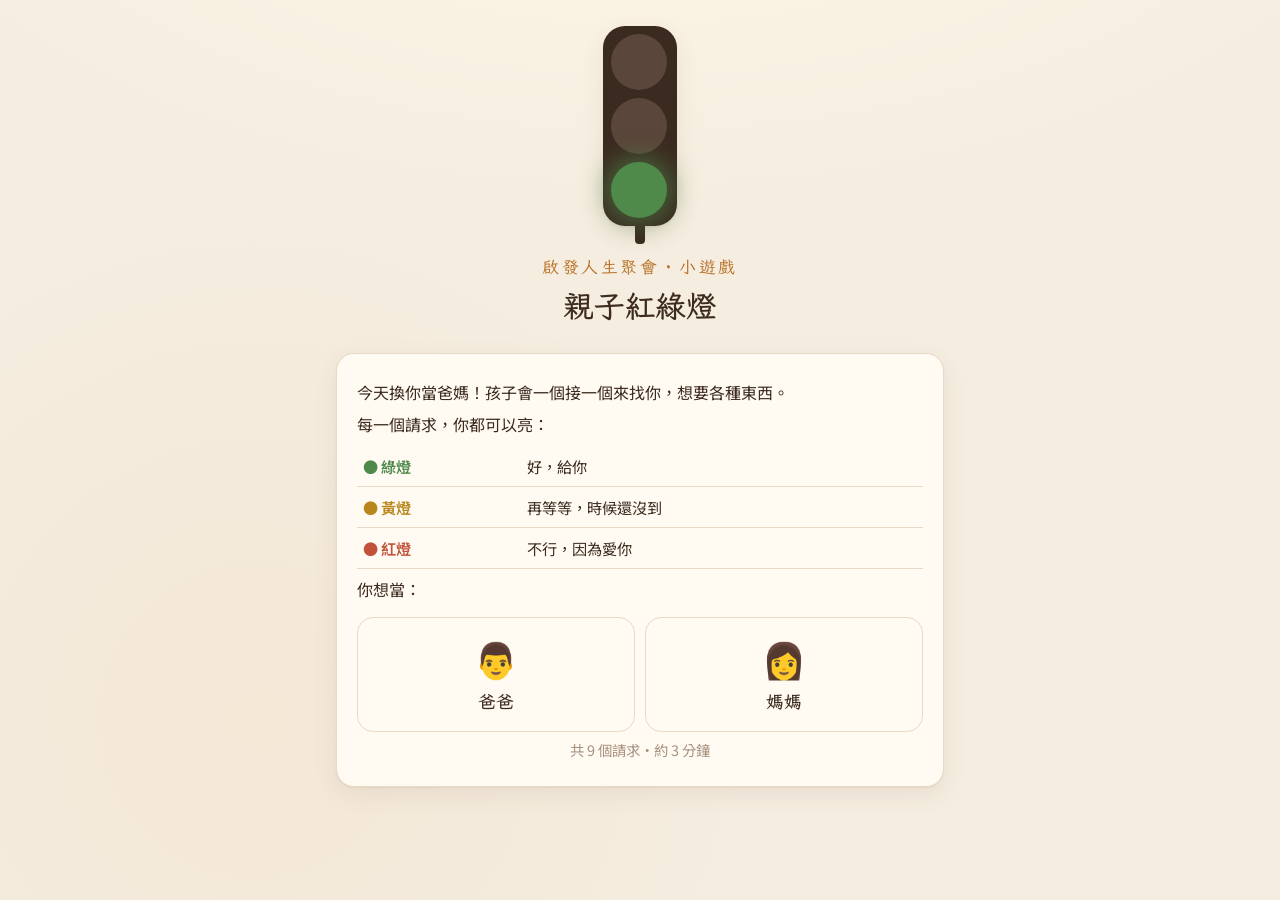
<file: games/traffic-light.html>
<!doctype html>
<html lang="zh-Hant-TW">
<head>
<meta charset="utf-8">
<meta name="viewport" content="width=device-width, initial-scale=1, viewport-fit=cover">
<title>親子紅綠燈</title>
<meta name="theme-color" content="#f5ede0">
<link rel="preconnect" href="https://fonts.googleapis.com">
<link rel="preconnect" href="https://fonts.gstatic.com" crossorigin>
<link href="https://fonts.googleapis.com/css2?family=LXGW+WenKai+TC:wght@400;700&family=Noto+Sans+TC:wght@400;600&display=swap" rel="stylesheet">
<link rel="stylesheet" href="../assets/style.css?v=20261029b">
<style>
  :root { --green: #4f8a4b; --yellow: #e0a526; --red: #c2513a; }
  .wrap { padding-top: 12px; }
  .top { display: flex; align-items: center; justify-content: space-between; gap: 10px; }
  .top .count { font-size: .9rem; color: var(--ink-soft); }
  .dots { display: flex; gap: 5px; }
  .dots i { width: 10px; height: 10px; border-radius: 50%; background: var(--line); display: block; }
  .dots i.g { background: var(--green); } .dots i.y { background: var(--yellow); } .dots i.r { background: var(--red); } .dots i.now { outline: 2px solid var(--amber); outline-offset: 1px; }

  /* 紅綠燈 */
  .light { width: 74px; margin: 6px auto 0; padding: 8px; background: #3b2a20; border-radius: 22px; display: grid; gap: 8px; box-shadow: var(--shadow); }
  .light span { width: 56px; height: 56px; border-radius: 50%; background: #5a463a; transition: background .25s, box-shadow .25s; }
  .light.r .lr { background: var(--red); box-shadow: 0 0 24px 6px rgba(194,81,58,.6); }
  .light.y .ly { background: var(--yellow); box-shadow: 0 0 24px 6px rgba(224,165,38,.6); }
  .light.g .lg { background: var(--green); box-shadow: 0 0 24px 6px rgba(79,138,75,.6); }
  .light.small { width: 40px; padding: 5px; gap: 5px; border-radius: 12px; display: inline-grid; margin: 0; vertical-align: middle; }
  .light.small span { width: 30px; height: 30px; }
  .pole { width: 10px; height: 18px; background: #3b2a20; margin: 0 auto; border-radius: 0 0 4px 4px; }

  /* 孩子的請求 */
  .kid { display: flex; gap: 14px; align-items: flex-start; }
  .kid .face { flex: 0 0 64px; height: 64px; border-radius: 50%; background: var(--amber-soft); display: grid; place-items: center; font-size: 2.3rem; }
  .kid .who { font-size: .9rem; color: var(--ink-soft); }
  .bubble { position: relative; background: #fff; border: 1.5px solid var(--line); border-radius: 16px; padding: 12px 14px; margin-top: 6px; font-size: 1.12rem; line-height: 1.55; font-family: var(--font-hand); }
  .bubble::before { content: ''; position: absolute; left: -8px; top: 16px; width: 14px; height: 14px; background: #fff; border-left: 1.5px solid var(--line); border-bottom: 1.5px solid var(--line); transform: rotate(45deg); }
  .context { margin-top: 10px; font-size: .92rem; color: var(--ink-soft); }

  .choices { display: grid; gap: 10px; margin-top: 16px; }
  .choice { display: flex; align-items: center; gap: 12px; border: 1.5px solid var(--line); background: var(--paper); border-radius: 16px; padding: 12px 14px; font-size: 1.05rem; text-align: left; transition: transform .08s, border-color .15s; }
  .choice:active { transform: scale(.98); }
  .choice b { flex: 0 0 34px; height: 34px; border-radius: 50%; display: block; }
  .choice.g b { background: var(--green); } .choice.y b { background: var(--yellow); } .choice.r b { background: var(--red); }
  .choice small { display: block; color: var(--ink-soft); font-size: .85rem; }
  .choice.g:hover { border-color: var(--green); } .choice.y:hover { border-color: var(--yellow); } .choice.r:hover { border-color: var(--red); }

  .verdict { border-left: 5px solid var(--amber); }
  .verdict.g { border-left-color: var(--green); } .verdict.y { border-left-color: var(--yellow); } .verdict.r { border-left-color: var(--red); }
  .verdict .head { display: flex; align-items: center; gap: 10px; margin-bottom: 6px; }
  .verdict .tag2 { font-size: .85rem; padding: .1em .7em; border-radius: 999px; color: #fff; font-weight: 600; }
  .bg-g { background: var(--green); } .bg-y { background: var(--yellow); } .bg-r { background: var(--red); }
  .reaction { font-size: 1.05rem; margin: 6px 0; font-family: var(--font-hand); }

  .tally { display: grid; grid-template-columns: repeat(3, 1fr); gap: 10px; margin: 12px 0; text-align: center; }
  .tally div { border-radius: 14px; padding: 10px 6px; color: #fff; }
  .tally b { display: block; font-size: 1.9rem; font-family: var(--font-hand); line-height: 1.2; }
  .legend { width: 100%; border-collapse: collapse; margin: 8px 0; font-size: .95rem; }
  .legend td { padding: 8px 6px; border-bottom: 1px solid var(--line); vertical-align: top; }
  .legend td:first-child { white-space: nowrap; font-weight: 600; }
  .reflect { padding-left: 1.2em; margin: 8px 0; }
  .reflect li { margin: 6px 0; }
  .role { display: grid; grid-template-columns: 1fr 1fr; gap: 10px; margin: 14px 0 6px; }
  .role button { border: 1.5px solid var(--line); background: var(--paper); border-radius: 16px; padding: 14px 8px; font-size: 1.1rem; font-family: var(--font-hand); font-weight: 700; }
  .role button span { display: block; font-size: 2.2rem; }
  .fade { animation: fade .35s ease; }
  @keyframes fade { from { opacity: 0; transform: translateY(8px); } to { opacity: 1; transform: none; } }
  @media (prefers-reduced-motion: reduce) { .fade { animation: none; } }
</style>
</head>
<body>
<main class="wrap" id="app"></main>
<script>
(function () {
  var app = document.getElementById('app');
  var LIGHTS = {
    g: { name: '綠燈', act: '好，給你', hint: '現在就答應', cls: 'g' },
    y: { name: '黃燈', act: '再等等', hint: '時候還沒到', cls: 'y' },
    r: { name: '紅燈', act: '不行喔', hint: '因為愛你，所以不給', cls: 'r' }
  };

  // 孩子的請求。best＝多數父母會選的燈號；ok＝也說得通的選擇
  var ROUNDS = [
    { face: '🧑', who: '16 歲的兒子', ask: '我開始長鬍子了，可以給我一把刮鬍刀嗎？', best: 'g',
      why: '他長大了，真的需要。好爸媽知道孩子需要什麼，就會給。這是影片裡的「綠燈」。',
      yes: '謝啦！我終於像個大人了！' },
    { face: '🧑', who: '同一個 16 歲的兒子', ask: '那……車鑰匙也借我好嗎？我想自己開車去兜風！', best: 'y', ok: ['r'],
      why: '不是永遠不行，而是時候還沒到：要先滿 18 歲、考到駕照。這是影片裡的「黃燈」，等待也是一種愛。',
      yes: '好吧，我先去報名駕訓班……' },
    { face: '🧒', who: '5 歲的孩子', ask: '晚餐前，我可以把這一整盒巧克力吃完嗎？', best: 'r', ok: ['y'],
      why: '孩子很想要，但你知道吃完會肚子痛、晚餐也吃不下。拒絕不是不愛，而是因為愛。這是「紅燈」。',
      yes: '哼……那我吃完飯可以吃一顆嗎？' },
    { face: '👧', who: '8 歲的女兒', ask: '我肚子好餓，晚餐什麼時候好？', best: 'g',
      why: '每天的飲食是最基本的需要，好爸媽一定會準備。耶穌教我們禱告：「我們日用的飲食，今日賜給我們。」',
      yes: '耶！今天吃什麼？' },
    { face: '👶', who: '3 歲的孩子', ask: '我想玩廚房那把亮亮的菜刀！', best: 'r',
      why: '孩子看不出危險，你看得出來。有些請求一定要拒絕，因為你比他更清楚後果。',
      yes: '（哭了一下，然後被積木吸引走了）' },
    { face: '👧', who: '12 歲的女兒', ask: '我這次考試考很差……可以抱抱我，聽我說一下嗎？', best: 'g',
      why: '她要的不是東西，而是你。天父也是這樣：傷心時，可以在祂懷裡哭；受委屈時，可以向祂傾吐。',
      yes: '（抱著你哭了一下）謝謝你都沒有罵我。' },
    { face: '🧒', who: '7 歲的孩子', ask: '我想養一隻小狗，我保證每天都會照顧牠！', best: 'y', ok: ['g', 'r'],
      why: '這題沒有標準答案。很多爸媽會說「先等等」：等家裡準備好，也等孩子證明能負起責任。等待的時候，孩子也在長大。',
      yes: '那我先每天幫忙澆花，練習照顧！' },
    { face: '🧒', who: '6 歲的孩子', ask: '隔壁班那個同學好討厭，你可以叫他轉學嗎？', best: 'r', ok: ['y'],
      why: '你愛自己的孩子，也在乎那個同學。好爸媽不會照單全收，而是陪孩子一起想辦法。影片裡也有人求上帝「讓對面的店倒閉」，上帝其實也愛對面的人。',
      yes: '好吧……那你教我怎麼跟他相處？' },
    { face: '🧑', who: '14 歲的兒子', ask: '對不起，我踢球打破了鄰居的窗戶……你可以原諒我嗎？', best: 'g',
      why: '承認錯誤需要勇氣。好爸媽會原諒，再陪他一起去跟鄰居道歉。禱告裡的「對不起」也是這樣：天父愛我們，必定饒恕。',
      yes: '謝謝……那我們現在一起去按鄰居的門鈴。' }
  ];

  var S = { role: '爸爸', i: 0, picks: [] };

  function lightHtml(c, small) {
    return '<div class="light' + (small ? ' small' : '') + (c ? ' ' + c : '') + '"><span class="lr"></span><span class="ly"></span><span class="lg"></span></div>';
  }
  function dots() {
    return '<div class="dots">' + ROUNDS.map(function (r, k) {
      var p = S.picks[k];
      return '<i class="' + (p ? p : '') + (k === S.i ? ' now' : '') + '"></i>';
    }).join('') + '</div>';
  }
  function show(html) { app.innerHTML = '<div class="fade">' + html + '</div>'; window.scrollTo(0, 0); }
  function $(id) { return document.getElementById(id); }

  function intro() {
    show(
      '<div class="hero">' + lightHtml('g') + '<div class="pole"></div>' +
      '<div class="eyebrow" style="margin-top:10px">啟發人生聚會・小遊戲</div><h1>親子紅綠燈</h1></div>' +
      '<div class="card">' +
      '<p>今天換你當爸媽！孩子會一個接一個來找你，想要各種東西。</p>' +
      '<p>每一個請求，你都可以亮：</p>' +
      '<table class="legend">' +
      '<tr><td style="color:var(--green)">● 綠燈</td><td>好，給你</td></tr>' +
      '<tr><td style="color:#b8861c">● 黃燈</td><td>再等等，時候還沒到</td></tr>' +
      '<tr><td style="color:var(--red)">● 紅燈</td><td>不行，因為愛你</td></tr></table>' +
      '<p>你想當：</p>' +
      '<div class="role"><button id="dad"><span>👨</span>爸爸</button><button id="mom"><span>👩</span>媽媽</button></div>' +
      '<p class="faint" style="text-align:center">共 ' + ROUNDS.length + ' 個請求・約 3 分鐘</p></div>');
    $('dad').onclick = function () { start('爸爸'); };
    $('mom').onclick = function () { start('媽媽'); };
  }

  function start(role) { S.role = role; S.i = 0; S.picks = []; ask(); }

  function ask() {
    var r = ROUNDS[S.i];
    show(
      '<div class="top">' + dots() + '<span class="count">第 ' + (S.i + 1) + ' / ' + ROUNDS.length + ' 個</span></div>' +
      lightHtml('') + '<div class="pole"></div>' +
      '<div class="card"><div class="kid"><div class="face">' + r.face + '</div><div style="flex:1">' +
      '<div class="who">' + r.who + '跑來找你：</div>' +
      '<div class="bubble">「' + S.role + '，' + r.ask + '」</div></div></div>' +
      '<div class="choices">' + ['g', 'y', 'r'].map(function (c) {
        var L = LIGHTS[c];
        return '<button class="choice ' + c + '" data-c="' + c + '"><b></b><span>' + L.name + '・' + L.act + '<small>' + L.hint + '</small></span></button>';
      }).join('') + '</div></div>');
    Array.prototype.forEach.call(document.querySelectorAll('.choice'), function (b) {
      b.onclick = function () { answer(b.getAttribute('data-c')); };
    });
  }

  function answer(c) {
    var r = ROUNDS[S.i];
    S.picks[S.i] = c;
    var B = LIGHTS[r.best];
    var same = c === r.best, okToo = (r.ok || []).indexOf(c) >= 0;
    var head = same ? '你跟大多數' + S.role + '想的一樣 👍'
      : okToo ? '你選了' + LIGHTS[c].name + '，也說得通。很多' + S.role + '會選' + B.name + '：'
      : '你選了' + LIGHTS[c].name + '。換個角度想想，很多' + S.role + '會選' + B.name + '：';
    var reaction = c === 'g' && r.best !== 'g' ? '孩子：「耶！」（但你心裡好像有點不安……）'
      : '孩子：「' + r.yes + '」';
    var last = S.i === ROUNDS.length - 1;
    show(
      '<div class="top">' + dots() + '<span class="count">第 ' + (S.i + 1) + ' / ' + ROUNDS.length + ' 個</span></div>' +
      lightHtml(c) + '<div class="pole"></div>' +
      '<div class="card verdict ' + r.best + '">' +
      '<div class="head"><span class="tag2 bg-' + r.best + '">' + B.name + '・' + B.act + '</span></div>' +
      '<p><b>' + head + '</b></p><p>' + r.why + '</p>' +
      '<p class="reaction">' + reaction + '</p></div>' +
      '<button class="btn amber block" id="next">' + (last ? '看看結果' : '下一個孩子來了') + '</button>');
    $('next').onclick = function () { if (last) finish(); else { S.i++; ask(); } };
  }

  function finish() {
    var n = { g: 0, y: 0, r: 0 }, match = 0;
    S.picks.forEach(function (p, k) { n[p]++; if (p === ROUNDS[k].best) match++; });
    show(
      '<div class="hero"><div class="eyebrow">' + S.role + '的這一天</div><h1>辛苦了！</h1></div>' +
      '<div class="tally"><div class="bg-g"><b>' + n.g + '</b>綠燈</div><div class="bg-y"><b>' + n.y + '</b>黃燈</div><div class="bg-r"><b>' + n.r + '</b>紅燈</div></div>' +
      '<div class="card"><p>' + (n.y + n.r ? '你沒有每次都說「好」，但每一個決定都是為了孩子好。' : '你每次都說「好」，孩子一定很開心——但菜刀和整盒巧克力，真的該給嗎？') +
      '<br>好' + S.role + '不是有求必應，而是<b>看得比孩子更遠</b>。</p>' +
      '<p class="faint">其中 ' + match + ' 次和大多數爸媽的選擇一樣。</p></div>' +
      '<div class="card soft"><p class="verse">「你們雖然不好，尚且知道拿好東西給兒女，何況你們在天上的父，豈不更把好東西給求他的人嗎？」<small>馬太福音 7:11</small></p></div>' +
      '<div class="card"><h3>上帝回應禱告的三種燈號</h3>' +
      '<table class="legend">' +
      '<tr><td style="color:var(--green)">● 綠燈</td><td>立刻應允。祂知道你真的需要。</td></tr>' +
      '<tr><td style="color:#b8861c">● 黃燈</td><td>要你等待。不是不給，而是時候還沒到。</td></tr>' +
      '<tr><td style="color:var(--red)">● 紅燈</td><td>不應允。祂知道什麼對你最好，有時拒絕是一種保護。</td></tr></table>' +
      '<p>就像你剛才當' + S.role + '一樣：天父愛我們，所以祂的回應不一定是我們想要的，卻一定是好的。被拒絕不好受，但過一段時間回頭看，常常會感謝祂的安排。</p></div>' +
      '<div class="card"><h3>聊聊看</h3><ul class="reflect">' +
      '<li>剛才哪一個請求最難決定？為什麼？</li>' +
      '<li>如果現在可以向上帝求一樣東西，你會求什麼？</li>' +
      '<li>你有沒有過「黃燈」或「紅燈」的經驗？後來回頭看，有什麼不一樣的想法？</li></ul></div>' +
      '<div class="card soft"><h3>想試試看禱告嗎？</h3>' +
      '<p>禱告不需要華麗的詞，就像孩子跟' + S.role + '說話。可以用三個詞開始：</p>' +
      '<p><b>謝謝</b>：謝謝祂給你的一切<br><b>對不起</b>：為做錯的事求原諒<br><b>請</b>：把你和別人的需要告訴祂</p>' +
      '<p class="hand" style="font-size:1.1rem">主啊，我感謝你，你是我們的天父，你愛我，你希望我透過禱告能更加認識你。求你幫助我禱告。奉耶穌的名求，阿們。</p></div>' +
      '<div class="btn-row" style="justify-content:center;margin-top:12px">' +
      '<button class="btn ghost" id="again">再玩一次</button><a class="btn" href="../' + location.search + '">回到聚會頁</a></div>');
    $('again').onclick = intro;
  }

  intro();
})();
</script>
</body>
</html>
</file>
<file: assets/style.css>
:root {
  color-scheme: light;
  --bg: #f5ede0;
  --paper: #fffaf2;
  --paper-2: #fbf3e6;
  --ink: #3d2b1f;
  --ink-soft: #7a6352;
  --ink-faint: #a8927f;
  --wood: #8b5a3c;
  --wood-dark: #5e3a25;
  --amber: #d98a3a;
  --amber-deep: #b86e24;
  --amber-soft: #f7e2c4;
  --terracotta: #b9573a;
  --olive: #6d7b4b;
  --olive-soft: #e3e6d2;
  --line: #e7d9c6;
  --shadow: 0 1px 2px rgba(94, 58, 37, .06), 0 8px 24px rgba(94, 58, 37, .08);
  --radius: 18px;
  --font-hand: 'LXGW WenKai TC', 'Noto Serif TC', serif;
  --font-body: 'Noto Sans TC', -apple-system, 'PingFang TC', 'Microsoft JhengHei', sans-serif;
}

* { box-sizing: border-box; }
html { -webkit-text-size-adjust: 100%; }
body {
  margin: 0;
  font-family: var(--font-body);
  color: var(--ink);
  background:
    radial-gradient(1200px 600px at 50% -200px, #fff6e6 0%, rgba(255, 246, 230, 0) 70%),
    radial-gradient(circle at 20% 80%, rgba(217, 138, 58, .06), transparent 40%),
    var(--bg);
  min-height: 100vh;
  line-height: 1.6;
}
button, input, textarea, select { font: inherit; color: inherit; }
button { cursor: pointer; }
h1, h2, h3, .hand { font-family: var(--font-hand); font-weight: 700; letter-spacing: .02em; }
h1 { font-size: 1.9rem; margin: .2em 0; line-height: 1.3; }
h2 { font-size: 1.4rem; margin: .2em 0 .5em; line-height: 1.35; }
h3 { font-size: 1.15rem; margin: 0 0 .4em; }
p { margin: .4em 0; }
.muted { color: var(--ink-soft); }
.faint { color: var(--ink-faint); font-size: .9rem; }
.hidden { display: none !important; }

.wrap { max-width: 640px; margin: 0 auto; padding: 16px 16px 64px; }
.wrap.wide { max-width: 1100px; }

/* 頁首插圖 */
.scene { display: block; width: 100%; max-width: 360px; height: auto; margin: 0 auto; }
.scene .flame { transform-origin: 50% 100%; animation: flicker 2.6s ease-in-out infinite; }
.scene .steam path { animation: steam 4s ease-in-out infinite; opacity: .55; }
.scene .steam path:nth-child(2) { animation-delay: 1.3s; }
.scene .steam path:nth-child(3) { animation-delay: 2.4s; }
@keyframes flicker { 0%, 100% { transform: scale(1, 1) rotate(-1deg); } 30% { transform: scale(.94, 1.07) rotate(2deg); } 60% { transform: scale(1.04, .95) rotate(-2deg); } }
@keyframes steam { 0% { transform: translateY(4px); opacity: 0; } 30% { opacity: .55; } 100% { transform: translateY(-10px); opacity: 0; } }
@media (prefers-reduced-motion: reduce) { .scene * { animation: none !important; } }

.hero { text-align: center; padding: 8px 0 4px; }
.hero .eyebrow { font-family: var(--font-hand); color: var(--amber-deep); font-size: 1.05rem; letter-spacing: .15em; }
.hero .date { color: var(--ink-soft); font-size: .95rem; }

.card {
  background: var(--paper);
  border: 1px solid var(--line);
  border-radius: var(--radius);
  box-shadow: var(--shadow);
  padding: 20px;
  margin: 16px 0;
}
.card.soft { background: var(--paper-2); box-shadow: none; }

/* 按鈕 */
.btn {
  display: inline-flex; align-items: center; justify-content: center; gap: .4em;
  border: 1px solid transparent; border-radius: 999px;
  padding: .7em 1.4em; font-weight: 600; font-size: 1rem;
  background: var(--wood); color: #fffaf2;
  transition: transform .08s, background .2s, box-shadow .2s;
  text-decoration: none;
}
.btn:hover { background: var(--wood-dark); }
.btn:active { transform: scale(.97); }
.btn:disabled { opacity: .45; cursor: not-allowed; }
.btn.amber { background: var(--amber); color: #fff; }
.btn.amber:hover { background: var(--amber-deep); }
.btn.ghost { background: transparent; color: var(--wood); border-color: var(--line); }
.btn.ghost:hover { background: var(--paper-2); }
.btn.small { padding: .4em .9em; font-size: .88rem; }
.btn.block { width: 100%; }
.btn.danger { background: transparent; color: var(--terracotta); border-color: #ebc9bc; }
.btn-row { display: flex; gap: 10px; flex-wrap: wrap; align-items: center; }
.btn-row.spread { justify-content: space-between; }
.link { background: none; border: 0; color: var(--wood); text-decoration: underline; text-underline-offset: 3px; padding: 4px; }

/* 名字選擇 */
.name-group { margin: 14px 0; }
.name-group h3 { font-size: 1rem; color: var(--ink-soft); font-family: var(--font-body); font-weight: 600; }
.names { display: grid; grid-template-columns: repeat(auto-fill, minmax(120px, 1fr)); gap: 10px; }
.name-btn {
  position: relative;
  border: 1.5px solid var(--line); background: var(--paper); border-radius: 14px;
  padding: 14px 10px; font-size: 1.15rem; font-family: var(--font-hand); font-weight: 700;
  transition: border-color .15s, background .15s, transform .08s;
}
.name-btn:hover { border-color: var(--amber); background: #fff6ea; }
.name-btn:active { transform: scale(.97); }
.name-btn .tick {
  position: absolute; top: 6px; right: 8px; font-size: .75rem; color: var(--olive);
  font-family: var(--font-body); font-weight: 600;
}

/* 題目 */
.progress { display: flex; gap: 6px; justify-content: center; margin: 4px 0 12px; }
.progress span { width: 28px; height: 6px; border-radius: 3px; background: var(--line); }
.progress span.on { background: var(--amber); }
.progress span.done { background: var(--wood); }
.q-num { font-family: var(--font-hand); color: var(--amber-deep); font-size: 1rem; letter-spacing: .1em; }
.q-text { font-size: 1.5rem; }
.lock-note {
  display: inline-flex; gap: .4em; align-items: center;
  background: var(--olive-soft); color: #4b5733; border-radius: 999px; padding: .2em .8em; font-size: .88rem;
}
.chips { display: flex; flex-direction: column; gap: 10px; margin: 14px 0; }
.chip {
  text-align: left; display: flex; gap: 12px; align-items: center;
  border: 1.5px solid var(--line); background: var(--paper); border-radius: 14px;
  padding: 12px 14px; font-size: 1.02rem; line-height: 1.45;
  transition: border-color .15s, background .15s;
}
.chip:hover { border-color: #e6bf8e; }
.chip .box {
  flex: 0 0 22px; height: 22px; border-radius: 50%; border: 1.5px solid #d6c3ab;
  display: grid; place-items: center; font-size: 13px; color: transparent; transition: all .15s;
}
.chip.on { border-color: var(--amber); background: #fff3e2; }
.chip.on .box { background: var(--amber); border-color: var(--amber); color: #fff; }
.chip.other { border-style: dashed; }
textarea, input[type=text], input[type=password], input[type=date], select {
  width: 100%; border: 1.5px solid var(--line); border-radius: 12px; background: #fff;
  padding: 10px 12px; font-size: 1rem; outline: none; transition: border-color .15s;
}
textarea:focus, input:focus, select:focus { border-color: var(--amber); }
textarea { resize: vertical; min-height: 84px; }
label.field { display: block; margin: 12px 0; }
label.field > span { display: block; font-size: .9rem; color: var(--ink-soft); margin-bottom: 4px; }
.hint { font-size: .88rem; color: var(--ink-soft); }

/* 結果 */
.bars { display: flex; flex-direction: column; gap: 10px; margin: 12px 0; }
.bar-row .label { display: flex; justify-content: space-between; gap: 12px; font-size: .97rem; }
.bar-row .label b { color: var(--wood); font-variant-numeric: tabular-nums; }
.bar-track { height: 12px; background: #f1e6d6; border-radius: 6px; overflow: hidden; margin-top: 4px; }
.bar-fill { height: 100%; background: linear-gradient(90deg, #e9a65a, var(--amber)); border-radius: 6px; transition: width .6s cubic-bezier(.2, .8, .2, 1); }
.bar-row.zero .label { color: var(--ink-faint); }
.quotes { display: grid; gap: 10px; margin-top: 14px; }
.quote {
  background: #fff; border: 1px solid var(--line); border-left: 4px solid var(--amber);
  border-radius: 10px; padding: 10px 14px; font-size: 1rem;
}
.quote.note { border-left-color: var(--olive); }
.quote .who { font-size: .82rem; color: var(--ink-soft); display: flex; justify-content: space-between; gap: 8px; align-items: center; margin-top: 4px; }
.quote.is-hidden { opacity: .5; background: repeating-linear-gradient(-45deg, #fff, #fff 8px, #faf3ea 8px, #faf3ea 16px); }
.tag { display: inline-block; font-size: .78rem; padding: 0 .6em; border-radius: 999px; background: var(--amber-soft); color: var(--amber-deep); font-weight: 600; }
.tag.olive { background: var(--olive-soft); color: #4b5733; }
.tag.gray { background: #eee5d8; color: var(--ink-soft); }

.verse {
  font-family: var(--font-hand); font-size: 1.2rem; line-height: 1.8; text-align: center;
  color: var(--wood-dark); padding: 8px 6px;
}
.verse small { display: block; font-size: .9rem; color: var(--ink-soft); margin-top: 6px; }

.waiting { text-align: center; color: var(--ink-soft); padding: 14px; border: 1.5px dashed var(--line); border-radius: 14px; }
.dot-pulse::after { content: '…'; animation: dots 1.4s steps(4) infinite; display: inline-block; width: 1.2em; text-align: left; overflow: hidden; vertical-align: bottom; }
@keyframes dots { 0% { width: 0; } 100% { width: 1.2em; } }

.banner {
  background: #fff1d6; border: 1px solid #f0d29f; color: #7a4f12; font-size: .88rem;
  border-radius: 12px; padding: 8px 12px; margin: 8px 0;
  display: flex; gap: 8px; align-items: center; justify-content: space-between; flex-wrap: wrap;
}

.toast {
  position: fixed; left: 50%; bottom: 24px; transform: translateX(-50%) translateY(20px);
  background: var(--wood-dark); color: #fffaf2; padding: 10px 18px; border-radius: 999px;
  box-shadow: var(--shadow); opacity: 0; pointer-events: none; transition: all .25s; z-index: 50;
  max-width: calc(100vw - 32px); text-align: center;
}
.toast.show { opacity: 1; transform: translateX(-50%) translateY(0); }
.toast.err { background: var(--terracotta); }

/* 對話框 */
.modal-back { position: fixed; inset: 0; background: rgba(61, 43, 31, .45); display: grid; place-items: center; padding: 16px; z-index: 40; }
.modal { background: var(--paper); border-radius: var(--radius); padding: 22px; width: min(420px, 100%); box-shadow: 0 20px 60px rgba(0, 0, 0, .25); text-align: center; }

.footer { text-align: center; color: var(--ink-faint); font-size: .82rem; margin-top: 28px; }
</file>
